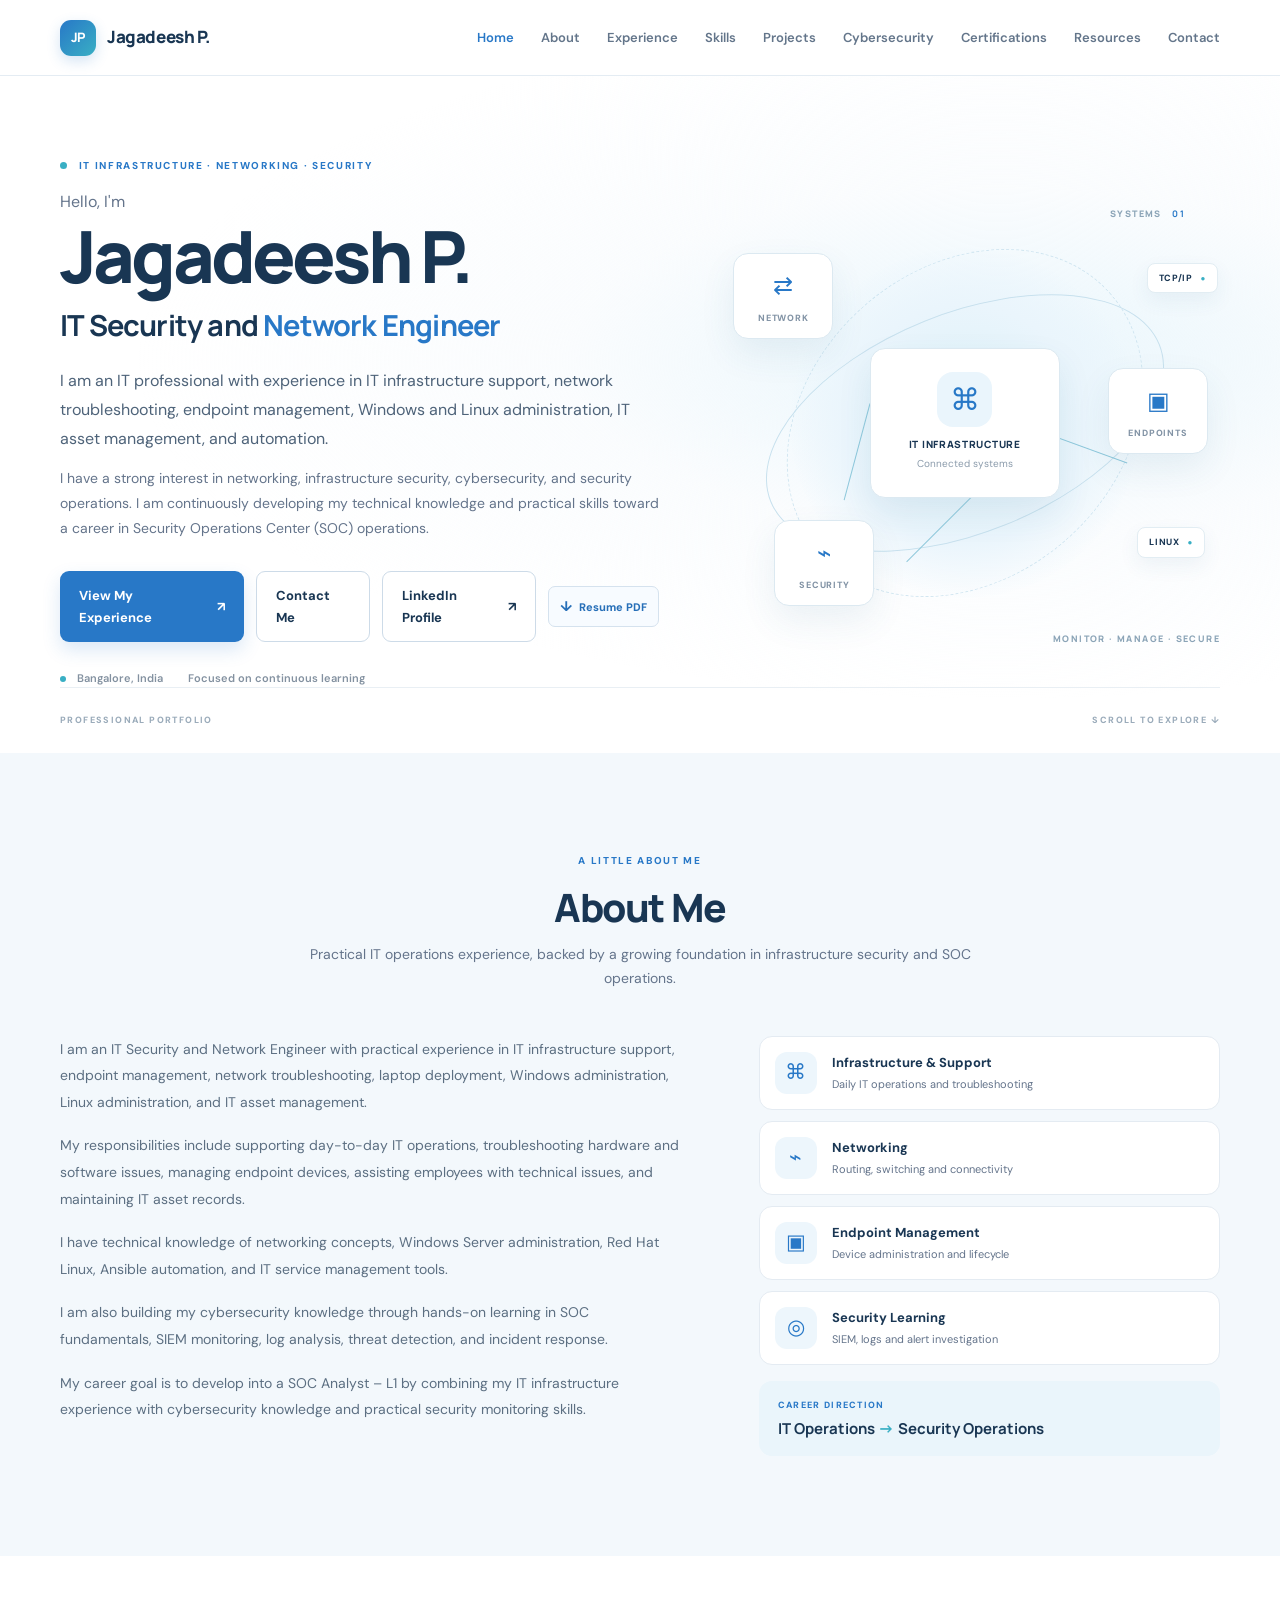
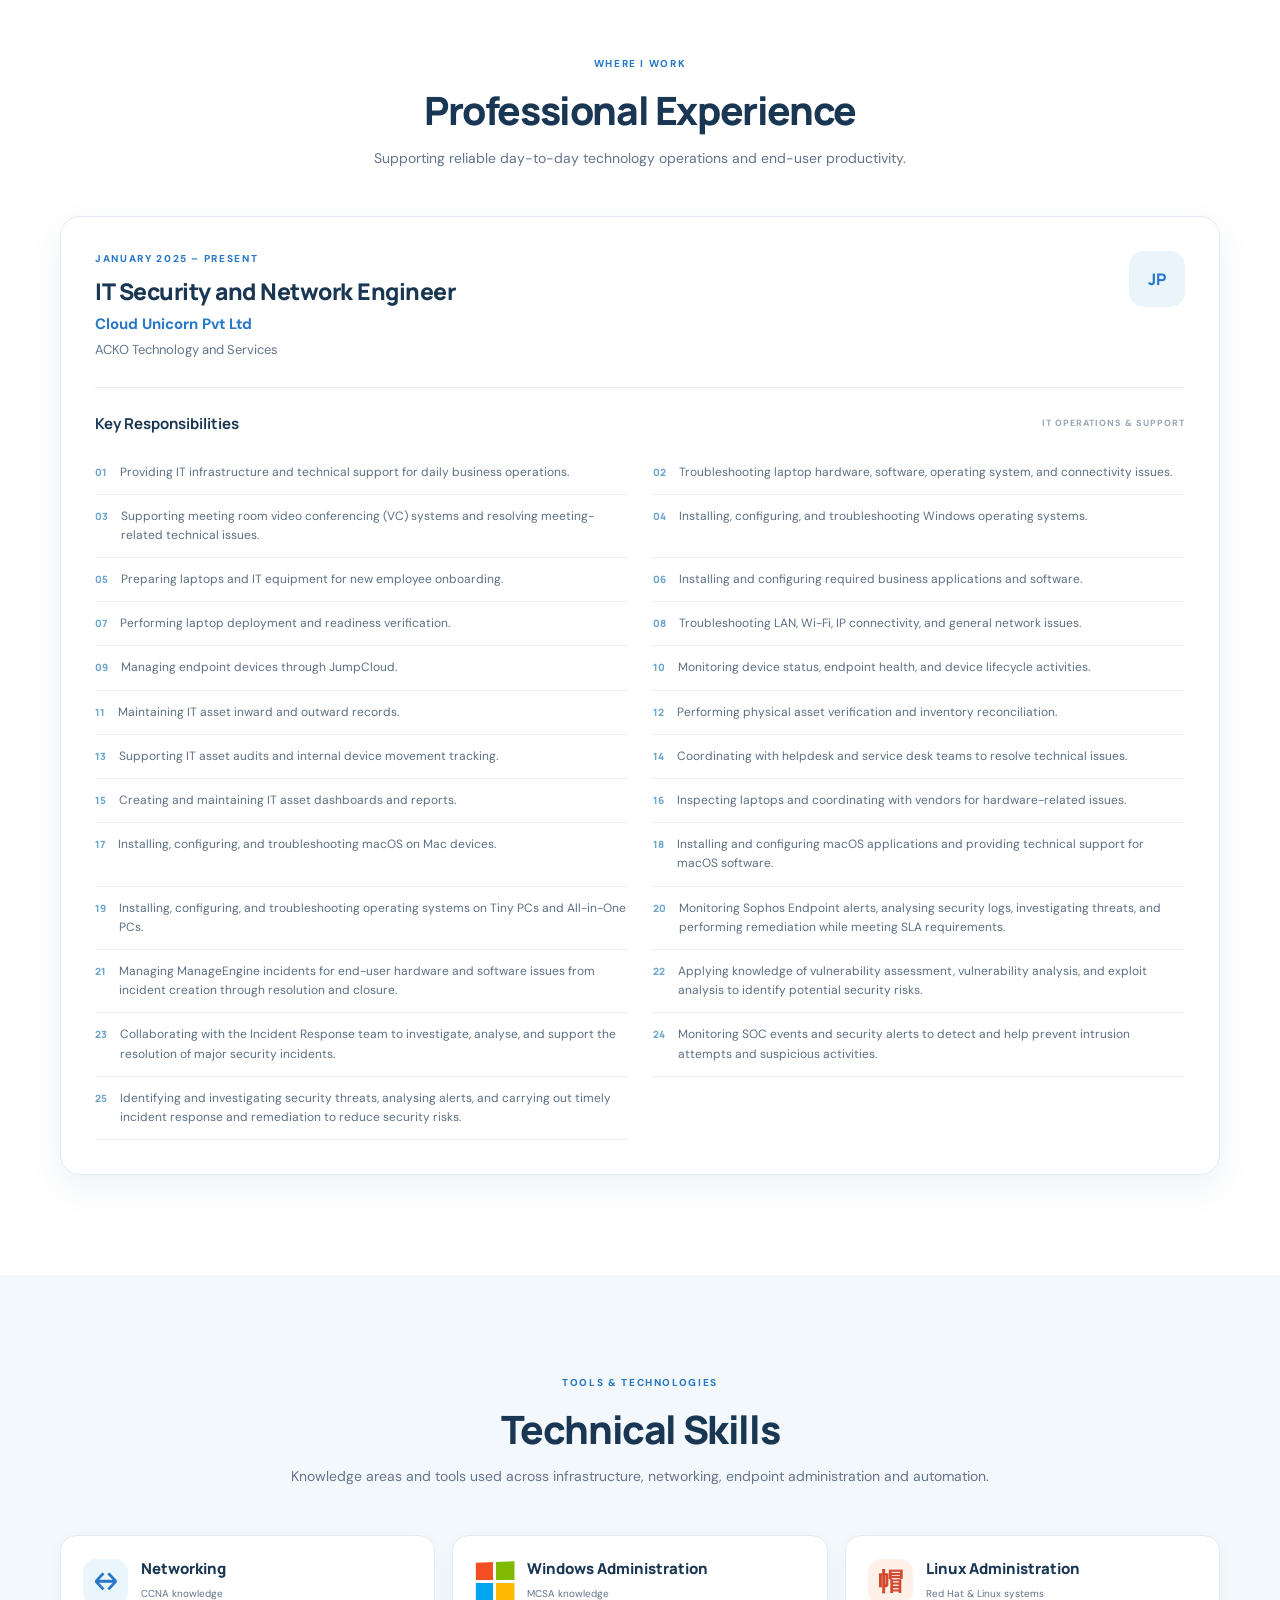
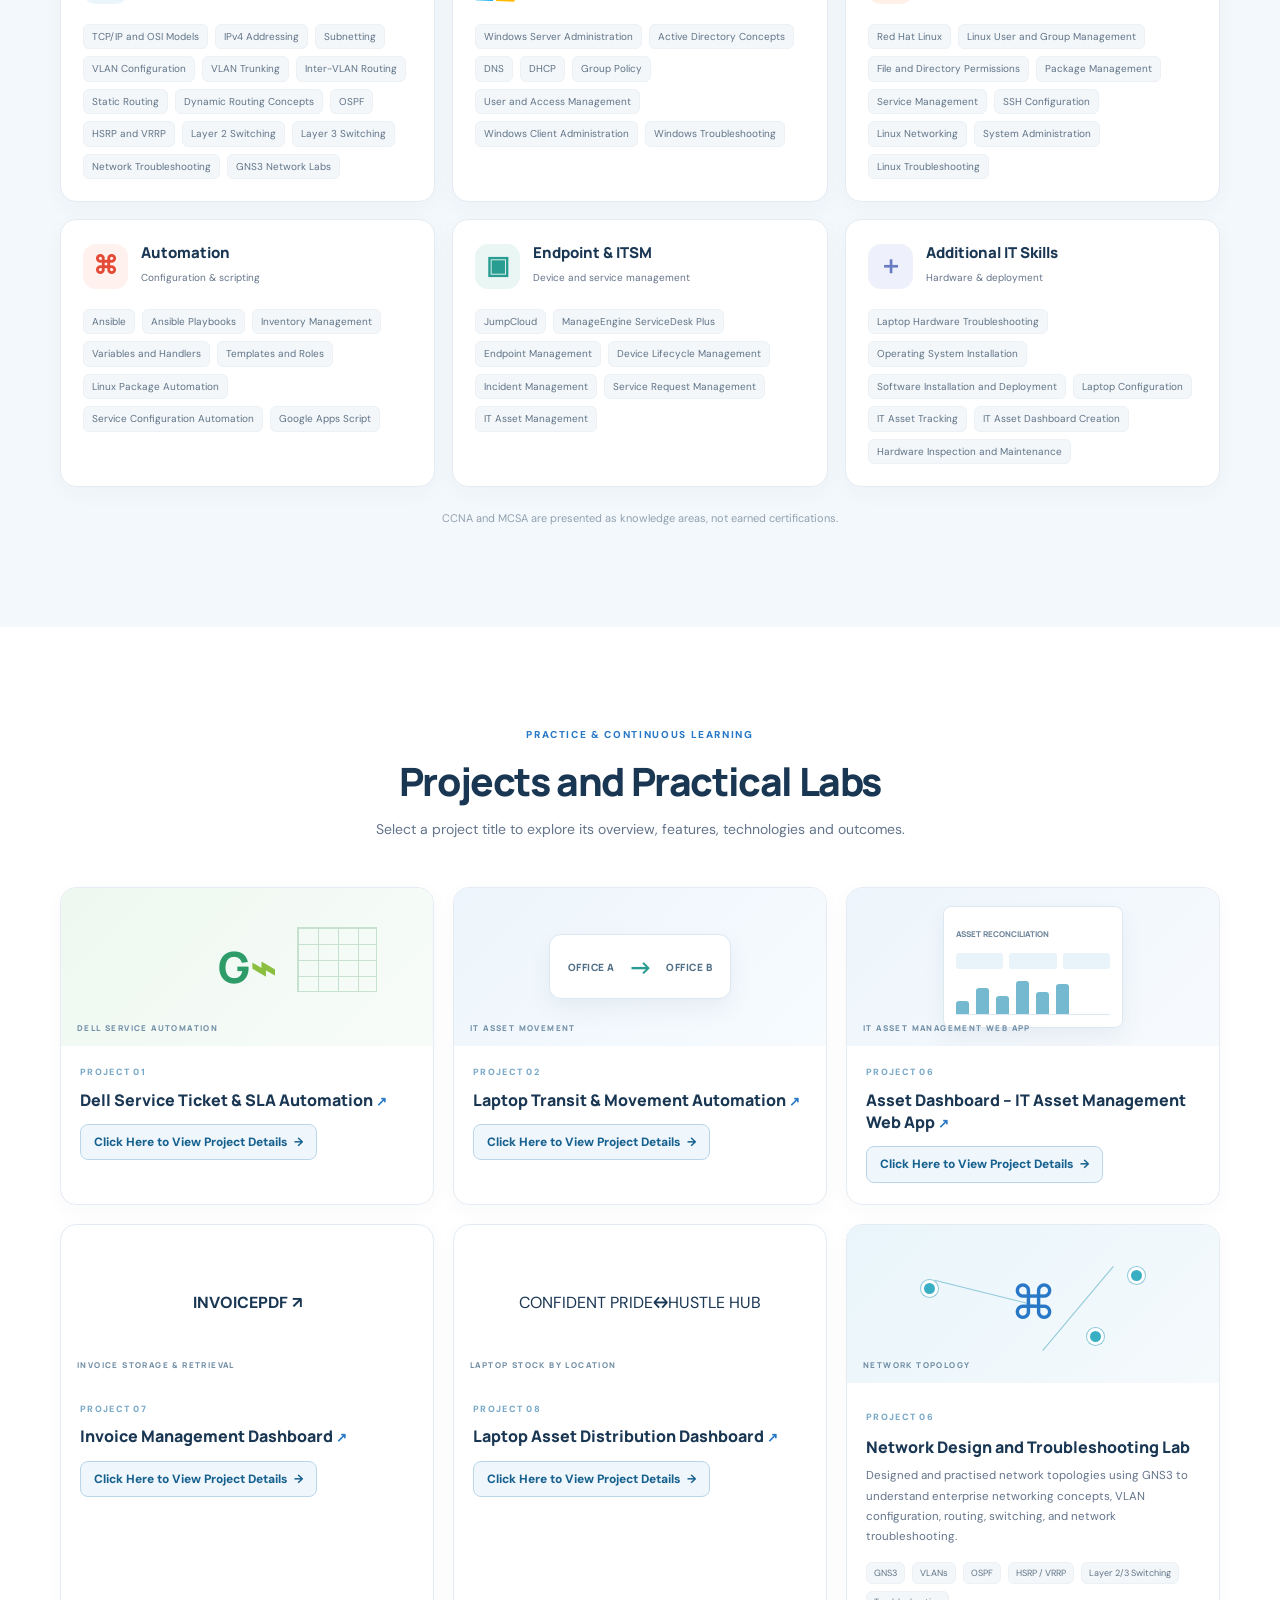
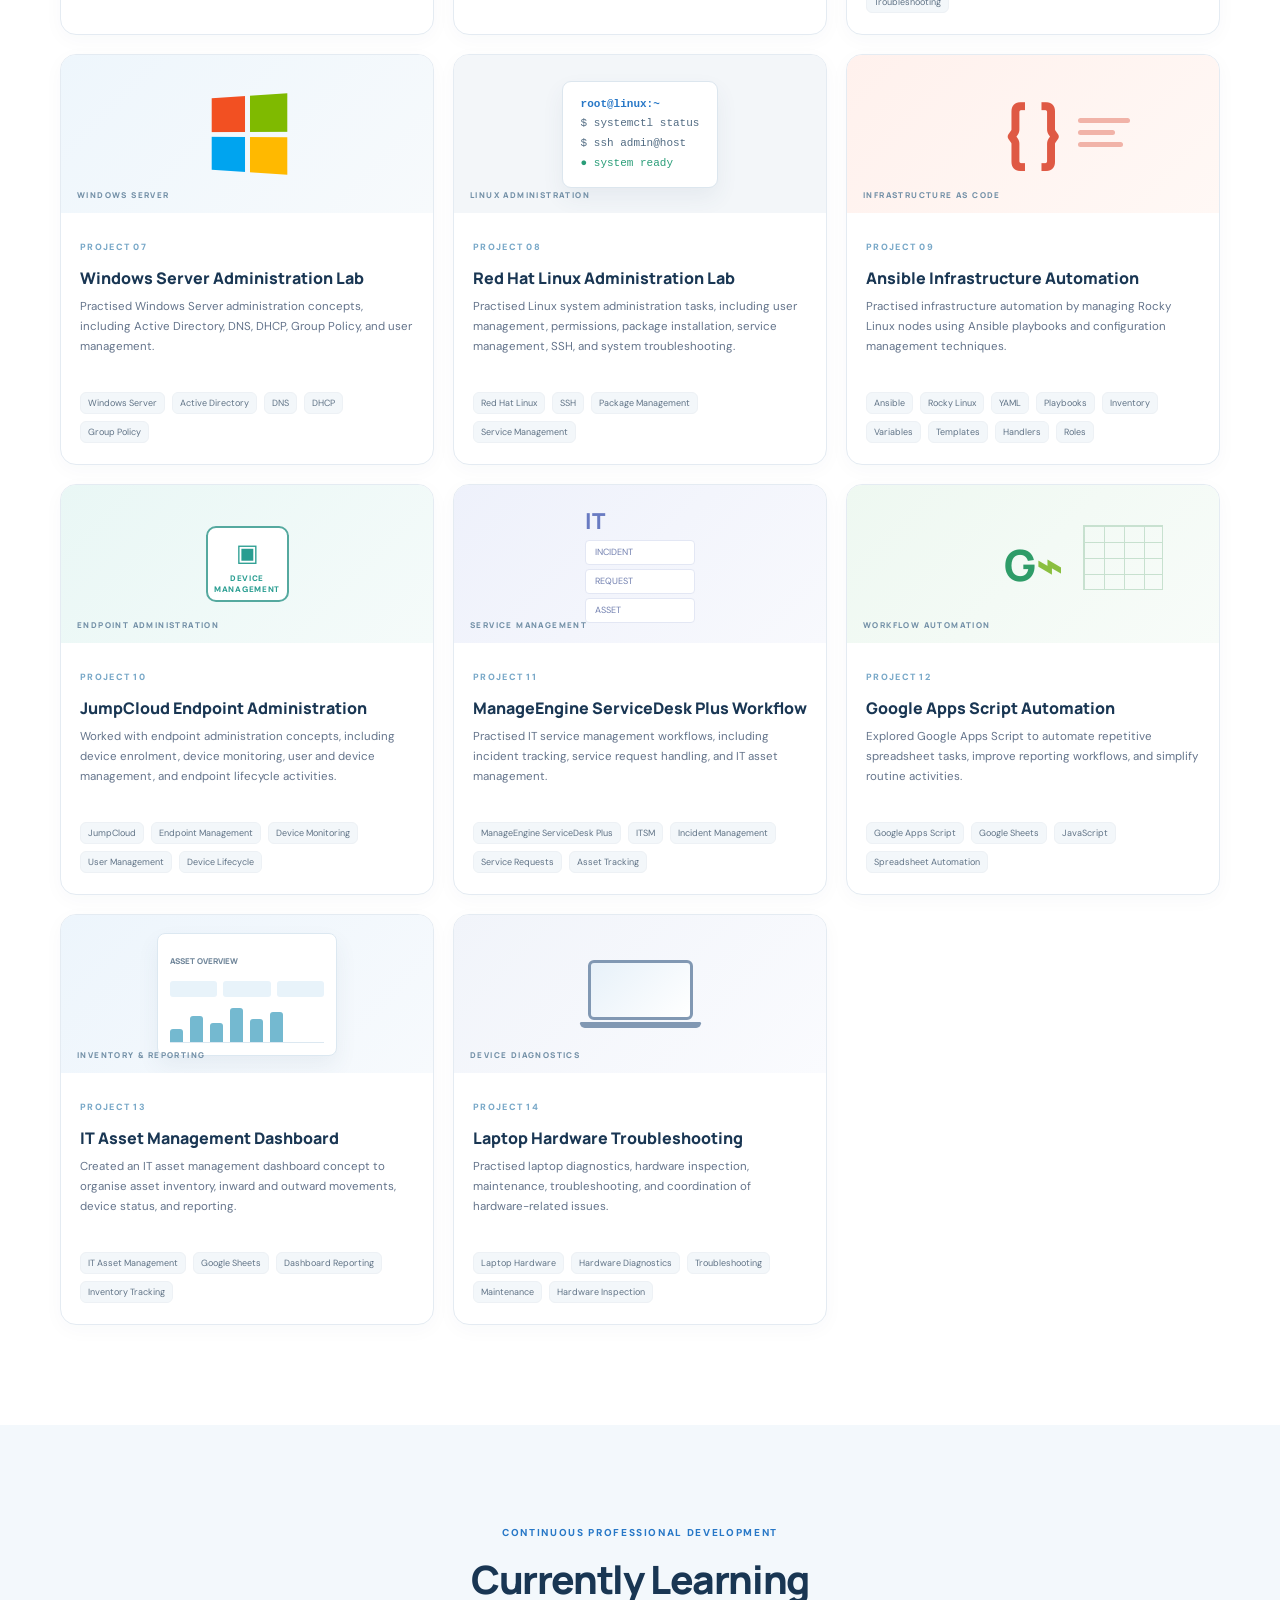
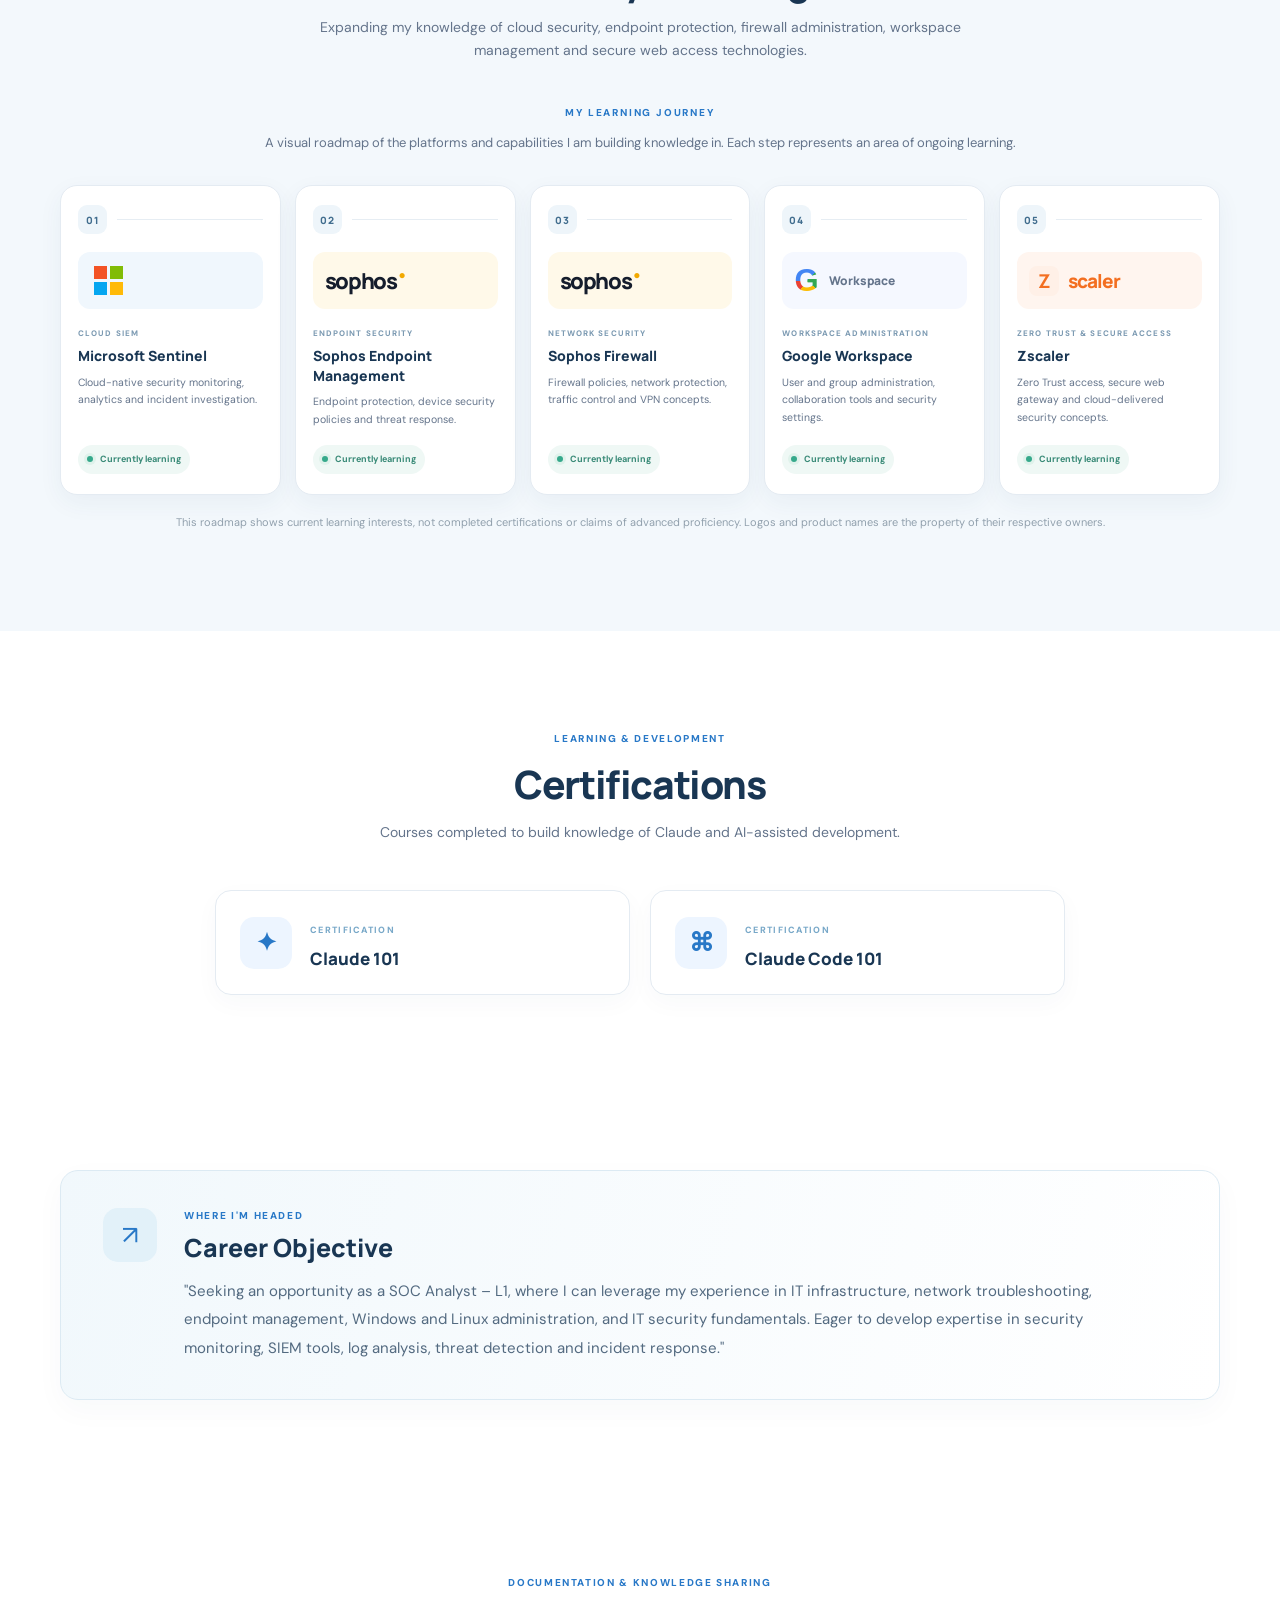
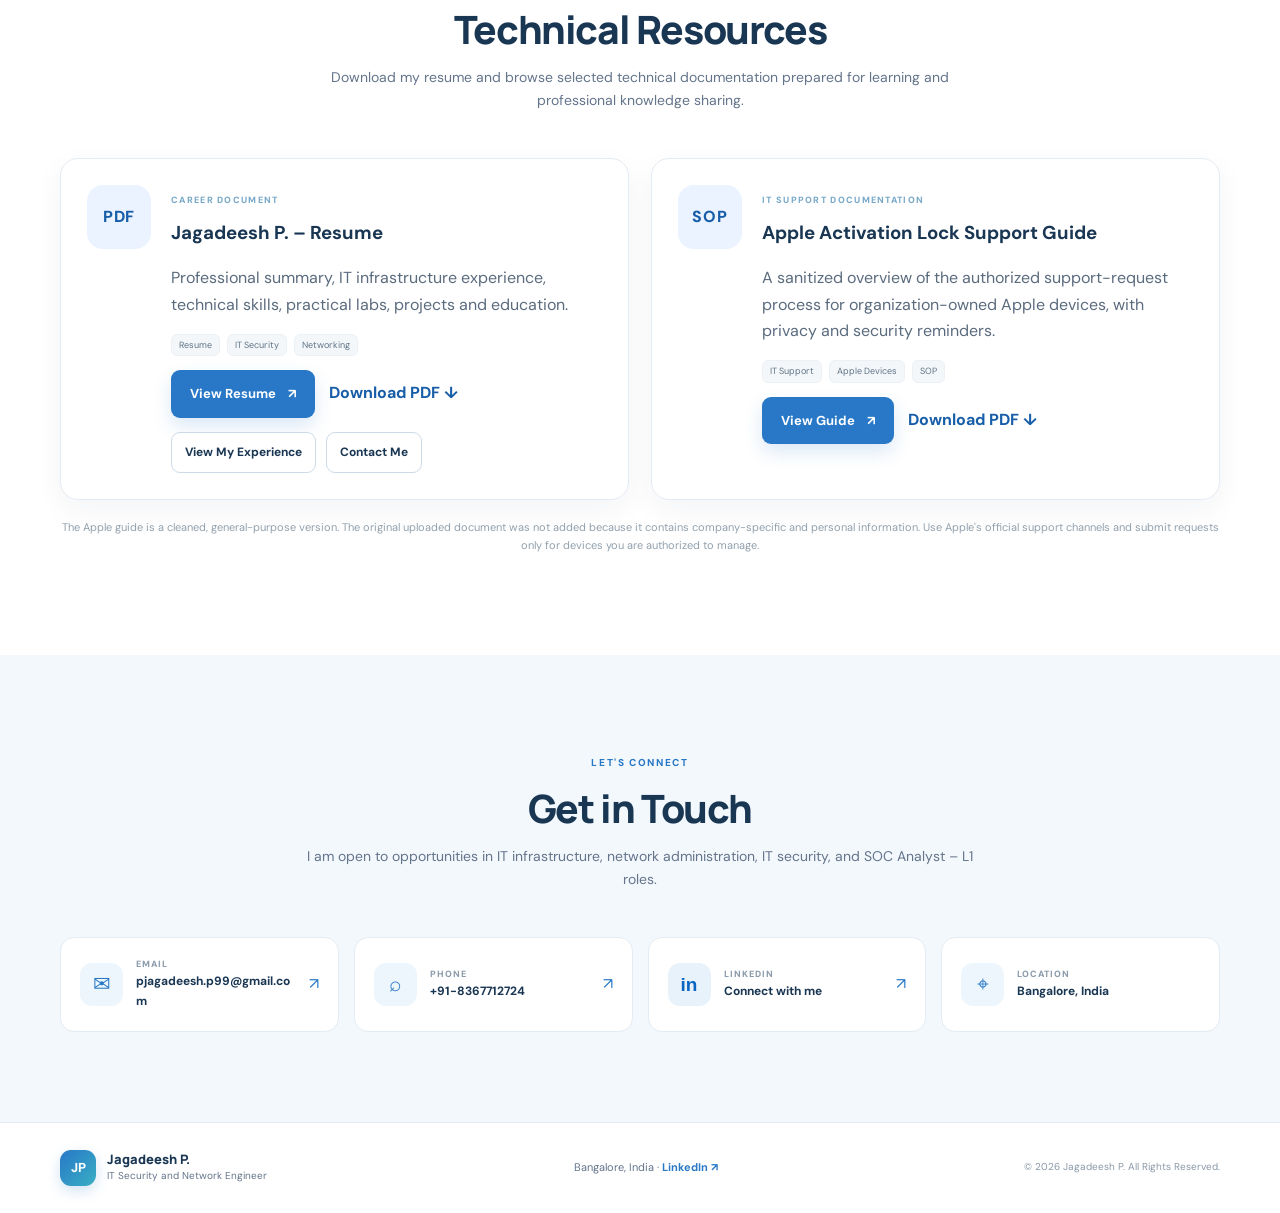
<file: index.html>
<!doctype html>
<html lang="en">
<head>
  <meta charset="utf-8">
  <meta name="viewport" content="width=device-width, initial-scale=1">
  <meta name="description" content="Portfolio of Jagadeesh P., IT Security and Network Engineer in Bangalore, India. Experience in IT infrastructure, networking, endpoint management, Linux administration and automation.">
  <meta name="theme-color" content="#ffffff">
  <meta property="og:title" content="Jagadeesh P. | IT Security and Network Engineer">
  <meta property="og:description" content="IT infrastructure, networking, endpoint management, Linux administration and cybersecurity learning portfolio.">
  <title>Jagadeesh P. | IT Security and Network Engineer</title>
  <link rel="icon" type="image/svg+xml" href="assets/favicon.svg">
  <link rel="preconnect" href="https://fonts.googleapis.com">
  <link rel="preconnect" href="https://fonts.gstatic.com" crossorigin>
  <link href="https://fonts.googleapis.com/css2?family=DM+Sans:wght@400;500;600;700&family=Manrope:wght@400;500;600;700;800&display=swap" rel="stylesheet">
  <link rel="stylesheet" href="styles.css">
</head>
<body>
  <a class="skip-link" href="#main">Skip to content</a>
  <header class="site-header" id="top">
    <nav class="nav container" aria-label="Main navigation">
      <a class="brand" href="#home" aria-label="Jagadeesh P. home"><span class="monogram">JP</span><span>Jagadeesh P.</span></a>
      <button class="menu-toggle" aria-expanded="false" aria-controls="nav-links" aria-label="Open navigation"><span></span><span></span><span></span></button>
      <div class="nav-links" id="nav-links">
        <a href="#home" class="active">Home</a><a href="#about">About</a><a href="#experience">Experience</a><a href="#skills">Skills</a><a href="#projects">Projects</a><a href="#cybersecurity">Cybersecurity</a><a href="#certifications">Certifications</a><a href="#resources">Resources</a><a href="#contact">Contact</a>
      </div>
    </nav>
  </header>

  <main id="main">
    <section class="hero section" id="home">
      <div class="container hero-grid">
        <div class="hero-copy">
          <p class="eyebrow"><span class="eyebrow-dot"></span> IT INFRASTRUCTURE · NETWORKING · SECURITY</p>
          <p class="hello">Hello, I'm</p>
          <h1>Jagadeesh P.</h1>
          <h2>IT Security and <span>Network Engineer</span></h2>
          <p class="hero-lead">I am an IT professional with experience in IT infrastructure support, network troubleshooting, endpoint management, Windows and Linux administration, IT asset management, and automation.</p>
          <p class="hero-sub">I have a strong interest in networking, infrastructure security, cybersecurity, and security operations. I am continuously developing my technical knowledge and practical skills toward a career in Security Operations Center (SOC) operations.</p>
          <div class="hero-actions"><a class="btn btn-primary" href="#experience">View My Experience <span aria-hidden="true">↗</span></a><a class="btn btn-secondary" href="#contact">Contact Me</a><a class="btn btn-secondary" href="https://www.linkedin.com/in/jagadeesh-p-7a0257312/" target="_blank" rel="noopener noreferrer">LinkedIn Profile <span aria-hidden="true">↗</span></a><a class="resume-quick-tab" href="documents/Jagadeesh-P-Resume.pdf" download aria-label="Download resume PDF"><span aria-hidden="true">↓</span> Resume PDF</a></div>
          <div class="hero-meta"><span><i class="status-dot"></i> Bangalore, India</span><span>Focused on continuous learning</span></div>
        </div>
        <div class="hero-art" aria-label="Illustration of connected network infrastructure" role="img">
          <div class="art-glow"></div><div class="orbit orbit-one"></div><div class="orbit orbit-two"></div>
          <div class="network-lines"><i></i><i></i><i></i><i></i><i></i></div>
          <div class="node node-main"><span class="node-icon">⌘</span><b>IT INFRASTRUCTURE</b><small>Connected systems</small></div>
          <div class="node node-a"><span>⇄</span><small>NETWORK</small></div><div class="node node-b"><span>▣</span><small>ENDPOINTS</small></div><div class="node node-c"><span>⌁</span><small>SECURITY</small></div>
          <div class="art-label label-top">SYSTEMS <b>01</b></div><div class="art-label label-bottom">MONITOR · MANAGE · SECURE</div>
          <div class="floating-chip chip-one">TCP/IP <span>●</span></div><div class="floating-chip chip-two">LINUX <span>●</span></div>
        </div>
      </div>
      <div class="hero-bottom container"><span>PROFESSIONAL PORTFOLIO</span><span>SCROLL TO EXPLORE ↓</span></div>
    </section>

    <section class="section section-soft" id="about">
      <div class="container">
        <div class="section-heading"><p class="eyebrow">A LITTLE ABOUT ME</p><h2>About Me</h2><p>Practical IT operations experience, backed by a growing foundation in infrastructure security and SOC operations.</p></div>
        <div class="about-grid">
          <div class="about-copy">
            <p>I am an IT Security and Network Engineer with practical experience in IT infrastructure support, endpoint management, network troubleshooting, laptop deployment, Windows administration, Linux administration, and IT asset management.</p>
            <p>My responsibilities include supporting day-to-day IT operations, troubleshooting hardware and software issues, managing endpoint devices, assisting employees with technical issues, and maintaining IT asset records.</p>
            <p>I have technical knowledge of networking concepts, Windows Server administration, Red Hat Linux, Ansible automation, and IT service management tools.</p>
            <p>I am also building my cybersecurity knowledge through hands-on learning in SOC fundamentals, SIEM monitoring, log analysis, threat detection, and incident response.</p>
            <p>My career goal is to develop into a SOC Analyst – L1 by combining my IT infrastructure experience with cybersecurity knowledge and practical security monitoring skills.</p>
          </div>
          <div class="about-aside">
            <div class="info-tile"><span class="tile-icon">⌘</span><div><b>Infrastructure & Support</b><small>Daily IT operations and troubleshooting</small></div></div>
            <div class="info-tile"><span class="tile-icon">⌁</span><div><b>Networking</b><small>Routing, switching and connectivity</small></div></div>
            <div class="info-tile"><span class="tile-icon">▣</span><div><b>Endpoint Management</b><small>Device administration and lifecycle</small></div></div>
            <div class="info-tile"><span class="tile-icon">◎</span><div><b>Security Learning</b><small>SIEM, logs and alert investigation</small></div></div>
            <div class="about-note"><span>CAREER DIRECTION</span><strong>IT Operations <span>→</span> Security Operations</strong></div>
          </div>
        </div>
      </div>
    </section>

    <section class="section" id="experience">
      <div class="container">
        <div class="section-heading"><p class="eyebrow">WHERE I WORK</p><h2>Professional Experience</h2><p>Supporting reliable day-to-day technology operations and end-user productivity.</p></div>
        <article class="experience-card">
          <div class="experience-top"><div><p class="eyebrow">JANUARY 2025 – PRESENT</p><h3>IT Security and Network Engineer</h3><p class="company">Cloud Unicorn Pvt Ltd</p><p class="client">ACKO Technology and Services</p></div><div class="experience-mark">JP</div></div>
          <div class="responsibility-heading"><h4>Key Responsibilities</h4><span>IT OPERATIONS & SUPPORT</span></div>
          <div class="responsibility-grid">
            <div class="responsibility"><b>01</b><span>Providing IT infrastructure and technical support for daily business operations.</span></div>
            <div class="responsibility"><b>02</b><span>Troubleshooting laptop hardware, software, operating system, and connectivity issues.</span></div>
            <div class="responsibility"><b>03</b><span>Supporting meeting room video conferencing (VC) systems and resolving meeting-related technical issues.</span></div>
            <div class="responsibility"><b>04</b><span>Installing, configuring, and troubleshooting Windows operating systems.</span></div>
            <div class="responsibility"><b>05</b><span>Preparing laptops and IT equipment for new employee onboarding.</span></div>
            <div class="responsibility"><b>06</b><span>Installing and configuring required business applications and software.</span></div>
            <div class="responsibility"><b>07</b><span>Performing laptop deployment and readiness verification.</span></div>
            <div class="responsibility"><b>08</b><span>Troubleshooting LAN, Wi-Fi, IP connectivity, and general network issues.</span></div>
            <div class="responsibility"><b>09</b><span>Managing endpoint devices through JumpCloud.</span></div>
            <div class="responsibility"><b>10</b><span>Monitoring device status, endpoint health, and device lifecycle activities.</span></div>
            <div class="responsibility"><b>11</b><span>Maintaining IT asset inward and outward records.</span></div>
            <div class="responsibility"><b>12</b><span>Performing physical asset verification and inventory reconciliation.</span></div>
            <div class="responsibility"><b>13</b><span>Supporting IT asset audits and internal device movement tracking.</span></div>
            <div class="responsibility"><b>14</b><span>Coordinating with helpdesk and service desk teams to resolve technical issues.</span></div>
            <div class="responsibility"><b>15</b><span>Creating and maintaining IT asset dashboards and reports.</span></div>
            <div class="responsibility"><b>16</b><span>Inspecting laptops and coordinating with vendors for hardware-related issues.</span></div>
            <div class="responsibility"><b>17</b><span>Installing, configuring, and troubleshooting macOS on Mac devices.</span></div>
            <div class="responsibility"><b>18</b><span>Installing and configuring macOS applications and providing technical support for macOS software.</span></div>
            <div class="responsibility"><b>19</b><span>Installing, configuring, and troubleshooting operating systems on Tiny PCs and All-in-One PCs.</span></div>
            <div class="responsibility"><b>20</b><span>Monitoring Sophos Endpoint alerts, analysing security logs, investigating threats, and performing remediation while meeting SLA requirements.</span></div>
            <div class="responsibility"><b>21</b><span>Managing ManageEngine incidents for end-user hardware and software issues from incident creation through resolution and closure.</span></div>
            <div class="responsibility"><b>22</b><span>Applying knowledge of vulnerability assessment, vulnerability analysis, and exploit analysis to identify potential security risks.</span></div>
            <div class="responsibility"><b>23</b><span>Collaborating with the Incident Response team to investigate, analyse, and support the resolution of major security incidents.</span></div>
            <div class="responsibility"><b>24</b><span>Monitoring SOC events and security alerts to detect and help prevent intrusion attempts and suspicious activities.</span></div>
            <div class="responsibility"><b>25</b><span>Identifying and investigating security threats, analysing alerts, and carrying out timely incident response and remediation to reduce security risks.</span></div>
          </div>
        </article>
      </div>
    </section>

    <section class="section section-soft" id="skills">
      <div class="container">
        <div class="section-heading"><p class="eyebrow">TOOLS & TECHNOLOGIES</p><h2>Technical Skills</h2><p>Knowledge areas and tools used across infrastructure, networking, endpoint administration and automation.</p></div>
        <div class="skills-grid">
          <article class="skill-card"><div class="skill-head"><span class="logo-mark logo-network">↔</span><div><h3>Networking</h3><small>CCNA knowledge</small></div></div><div class="skill-tags"><span>TCP/IP and OSI Models</span><span>IPv4 Addressing</span><span>Subnetting</span><span>VLAN Configuration</span><span>VLAN Trunking</span><span>Inter-VLAN Routing</span><span>Static Routing</span><span>Dynamic Routing Concepts</span><span>OSPF</span><span>HSRP and VRRP</span><span>Layer 2 Switching</span><span>Layer 3 Switching</span><span>Network Troubleshooting</span><span>GNS3 Network Labs</span></div></article>
          <article class="skill-card"><div class="skill-head"><span class="windows-logo" aria-label="Microsoft Windows logo"><i></i><i></i><i></i><i></i></span><div><h3>Windows Administration</h3><small>MCSA knowledge</small></div></div><div class="skill-tags"><span>Windows Server Administration</span><span>Active Directory Concepts</span><span>DNS</span><span>DHCP</span><span>Group Policy</span><span>User and Access Management</span><span>Windows Client Administration</span><span>Windows Troubleshooting</span></div></article>
          <article class="skill-card"><div class="skill-head"><span class="logo-mark logo-linux">帽</span><div><h3>Linux Administration</h3><small>Red Hat & Linux systems</small></div></div><div class="skill-tags"><span>Red Hat Linux</span><span>Linux User and Group Management</span><span>File and Directory Permissions</span><span>Package Management</span><span>Service Management</span><span>SSH Configuration</span><span>Linux Networking</span><span>System Administration</span><span>Linux Troubleshooting</span></div></article>
          <article class="skill-card"><div class="skill-head"><span class="logo-mark logo-automation">⌘</span><div><h3>Automation</h3><small>Configuration & scripting</small></div></div><div class="skill-tags"><span>Ansible</span><span>Ansible Playbooks</span><span>Inventory Management</span><span>Variables and Handlers</span><span>Templates and Roles</span><span>Linux Package Automation</span><span>Service Configuration Automation</span><span>Google Apps Script</span></div></article>
          <article class="skill-card"><div class="skill-head"><span class="logo-mark logo-endpoint">▣</span><div><h3>Endpoint & ITSM</h3><small>Device and service management</small></div></div><div class="skill-tags"><span>JumpCloud</span><span>ManageEngine ServiceDesk Plus</span><span>Endpoint Management</span><span>Device Lifecycle Management</span><span>Incident Management</span><span>Service Request Management</span><span>IT Asset Management</span></div></article>
          <article class="skill-card"><div class="skill-head"><span class="logo-mark logo-additional">＋</span><div><h3>Additional IT Skills</h3><small>Hardware & deployment</small></div></div><div class="skill-tags"><span>Laptop Hardware Troubleshooting</span><span>Operating System Installation</span><span>Software Installation and Deployment</span><span>Laptop Configuration</span><span>IT Asset Tracking</span><span>IT Asset Dashboard Creation</span><span>Hardware Inspection and Maintenance</span></div></article>
        </div>
        <p class="skills-footnote">CCNA and MCSA are presented as knowledge areas, not earned certifications.</p>
      </div>
    </section>

    <section class="section" id="projects">
      <div class="container">
        <div class="section-heading"><p class="eyebrow">PRACTICE & CONTINUOUS LEARNING</p><h2>Projects and Practical Labs</h2><p>Select a project title to explore its overview, features, technologies and outcomes.</p></div>
        <div class="projects-grid">

          <article class="project-card project-link-card">
            <div class="project-visual visual-script">
              <span class="script-symbol">G<span>⌁</span></span>
              <span class="visual-caption">DELL SERVICE AUTOMATION</span>
              <div class="sheet-grid"></div>
            </div>
            <div class="project-content">
              <span class="project-number">PROJECT 01</span>
              <h3><a href="project-01.html">Dell Service Ticket &amp; SLA Automation <span aria-hidden="true">↗</span></a></h3>
              <a class="project-details-link" href="project-01.html">Click Here to View Project Details <span aria-hidden="true">→</span></a>
            </div>
          </article>
          <article class="project-card project-link-card">
            <div class="project-visual visual-transit">
              <div class="transit-visual"><span>OFFICE A</span><b>→</b><span>OFFICE B</span></div>
              <span class="visual-caption">IT ASSET MOVEMENT</span>
            </div>
            <div class="project-content">
              <span class="project-number">PROJECT 02</span>
              <h3><a href="project-02.html">Laptop Transit &amp; Movement Automation <span aria-hidden="true">↗</span></a></h3>
              <a class="project-details-link" href="project-02.html">Click Here to View Project Details <span aria-hidden="true">→</span></a>
            </div>
          </article>

          <article class="project-card project-link-card">
            <div class="project-visual visual-dashboard"><div class="mini-dashboard"><b>ASSET RECONCILIATION</b><div class="dash-stats"><i></i><i></i><i></i></div><div class="dash-chart"><span></span><span></span><span></span><span></span><span></span><span></span></div></div><span class="visual-caption">IT ASSET MANAGEMENT WEB APP</span></div>
            <div class="project-content"><span class="project-number">PROJECT 06</span><h3><a href="project-03.html">Asset Dashboard – IT Asset Management Web App <span aria-hidden="true">↗</span></a></h3>
              <a class="project-details-link" href="project-03.html">Click Here to View Project Details <span aria-hidden="true">→</span></a></div>
          </article>
          <article class="project-card project-link-card">
            <div class="project-visual visual-invoice"><div class="invoice-visual"><b>INVOICE</b><i></i><i></i><i></i><strong>PDF ↗</strong></div><span class="visual-caption">INVOICE STORAGE & RETRIEVAL</span></div>
            <div class="project-content"><span class="project-number">PROJECT 07</span><h3><a href="project-04.html">Invoice Management Dashboard <span aria-hidden="true">↗</span></a></h3>
              <a class="project-details-link" href="project-04.html">Click Here to View Project Details <span aria-hidden="true">→</span></a></div>
          </article>
          <article class="project-card project-link-card">
            <div class="project-visual visual-distribution"><div class="distribution-visual"><span>CONFIDENT PRIDE</span><b>↔</b><span>HUSTLE HUB</span></div><span class="visual-caption">LAPTOP STOCK BY LOCATION</span></div>
            <div class="project-content"><span class="project-number">PROJECT 08</span><h3><a href="project-05.html">Laptop Asset Distribution Dashboard <span aria-hidden="true">↗</span></a></h3>
              <a class="project-details-link" href="project-05.html">Click Here to View Project Details <span aria-hidden="true">→</span></a></div>
          </article>

          <article class="project-card"><div class="project-visual visual-network"><span class="visual-symbol">⌘</span><span class="visual-caption">NETWORK TOPOLOGY</span><i class="p-node p1"></i><i class="p-node p2"></i><i class="p-node p3"></i><i class="p-line l1"></i><i class="p-line l2"></i></div><div class="project-content"><span class="project-number">PROJECT 06</span><h3>Network Design and Troubleshooting Lab</h3><p>Designed and practised network topologies using GNS3 to understand enterprise networking concepts, VLAN configuration, routing, switching, and network troubleshooting.</p><div class="project-tags"><span>GNS3</span><span>VLANs</span><span>OSPF</span><span>HSRP / VRRP</span><span>Layer 2/3 Switching</span><span>Troubleshooting</span></div></div></article>
          <article class="project-card"><div class="project-visual visual-windows"><span class="windows-logo large"><i></i><i></i><i></i><i></i></span><span class="visual-caption">WINDOWS SERVER</span></div><div class="project-content"><span class="project-number">PROJECT 07</span><h3>Windows Server Administration Lab</h3><p>Practised Windows Server administration concepts, including Active Directory, DNS, DHCP, Group Policy, and user management.</p><div class="project-tags"><span>Windows Server</span><span>Active Directory</span><span>DNS</span><span>DHCP</span><span>Group Policy</span></div></div></article>
          <article class="project-card"><div class="project-visual visual-linux"><span class="terminal-window"><b>root@linux:~</b><br>$ systemctl status<br>$ ssh admin@host<br><em>● system ready</em></span><span class="visual-caption">LINUX ADMINISTRATION</span></div><div class="project-content"><span class="project-number">PROJECT 08</span><h3>Red Hat Linux Administration Lab</h3><p>Practised Linux system administration tasks, including user management, permissions, package installation, service management, SSH, and system troubleshooting.</p><div class="project-tags"><span>Red Hat Linux</span><span>SSH</span><span>Package Management</span><span>Service Management</span></div></div></article>
          <article class="project-card"><div class="project-visual visual-ansible"><span class="code-bracket">{ }</span><span class="visual-caption">INFRASTRUCTURE AS CODE</span><div class="code-lines"><i></i><i></i><i></i></div></div><div class="project-content"><span class="project-number">PROJECT 09</span><h3>Ansible Infrastructure Automation</h3><p>Practised infrastructure automation by managing Rocky Linux nodes using Ansible playbooks and configuration management techniques.</p><div class="project-tags"><span>Ansible</span><span>Rocky Linux</span><span>YAML</span><span>Playbooks</span><span>Inventory</span><span>Variables</span><span>Templates</span><span>Handlers</span><span>Roles</span></div></div></article>
          <article class="project-card"><div class="project-visual visual-endpoint"><span class="device-frame">▣<small>DEVICE<br>MANAGEMENT</small></span><span class="visual-caption">ENDPOINT ADMINISTRATION</span></div><div class="project-content"><span class="project-number">PROJECT 10</span><h3>JumpCloud Endpoint Administration</h3><p>Worked with endpoint administration concepts, including device enrolment, device monitoring, user and device management, and endpoint lifecycle activities.</p><div class="project-tags"><span>JumpCloud</span><span>Endpoint Management</span><span>Device Monitoring</span><span>User Management</span><span>Device Lifecycle</span></div></div></article>
          <article class="project-card"><div class="project-visual visual-itsm"><span class="ticket-stack"><b>IT</b><i>INCIDENT</i><i>REQUEST</i><i>ASSET</i></span><span class="visual-caption">SERVICE MANAGEMENT</span></div><div class="project-content"><span class="project-number">PROJECT 11</span><h3>ManageEngine ServiceDesk Plus Workflow</h3><p>Practised IT service management workflows, including incident tracking, service request handling, and IT asset management.</p><div class="project-tags"><span>ManageEngine ServiceDesk Plus</span><span>ITSM</span><span>Incident Management</span><span>Service Requests</span><span>Asset Tracking</span></div></div></article>
          <article class="project-card"><div class="project-visual visual-script"><span class="script-symbol">G<span>⌁</span></span><span class="visual-caption">WORKFLOW AUTOMATION</span><div class="sheet-grid"></div></div><div class="project-content"><span class="project-number">PROJECT 12</span><h3>Google Apps Script Automation</h3><p>Explored Google Apps Script to automate repetitive spreadsheet tasks, improve reporting workflows, and simplify routine activities.</p><div class="project-tags"><span>Google Apps Script</span><span>Google Sheets</span><span>JavaScript</span><span>Spreadsheet Automation</span></div></div></article>
          <article class="project-card"><div class="project-visual visual-dashboard"><div class="mini-dashboard"><b>ASSET OVERVIEW</b><div class="dash-stats"><i></i><i></i><i></i></div><div class="dash-chart"><span></span><span></span><span></span><span></span><span></span><span></span></div></div><span class="visual-caption">INVENTORY & REPORTING</span></div><div class="project-content"><span class="project-number">PROJECT 13</span><h3>IT Asset Management Dashboard</h3><p>Created an IT asset management dashboard concept to organise asset inventory, inward and outward movements, device status, and reporting.</p><div class="project-tags"><span>IT Asset Management</span><span>Google Sheets</span><span>Dashboard Reporting</span><span>Inventory Tracking</span></div></div></article>
          <article class="project-card"><div class="project-visual visual-hardware"><div class="laptop-illustration"><div></div><span></span></div><span class="visual-caption">DEVICE DIAGNOSTICS</span></div><div class="project-content"><span class="project-number">PROJECT 14</span><h3>Laptop Hardware Troubleshooting</h3><p>Practised laptop diagnostics, hardware inspection, maintenance, troubleshooting, and coordination of hardware-related issues.</p><div class="project-tags"><span>Laptop Hardware</span><span>Hardware Diagnostics</span><span>Troubleshooting</span><span>Maintenance</span><span>Hardware Inspection</span></div></div></article>
        </div>
      </div>
    </section>

    <section class="section section-soft" id="cybersecurity">
      <div class="container">
        <div class="section-heading"><p class="eyebrow">CONTINUOUS PROFESSIONAL DEVELOPMENT</p><h2>Currently Learning</h2><p>Expanding my knowledge of cloud security, endpoint protection, firewall administration, workspace management and secure web access technologies.</p></div>
        <div class="roadmap-intro"><span class="roadmap-kicker">MY LEARNING JOURNEY</span><p>A visual roadmap of the platforms and capabilities I am building knowledge in. Each step represents an area of ongoing learning.</p></div>
        <div class="learning-roadmap">
          <article class="roadmap-card roadmap-microsoft"><div class="roadmap-step"><span>01</span><i></i></div><div class="roadmap-logo microsoft-logo" aria-label="Microsoft logo"><i></i><i></i><i></i><i></i></div><div class="roadmap-content"><span class="roadmap-category">CLOUD SIEM</span><h3>Microsoft Sentinel</h3><p>Cloud-native security monitoring, analytics and incident investigation.</p><span class="roadmap-status"><i></i> Currently learning</span></div></article>
          <article class="roadmap-card roadmap-sophos"><div class="roadmap-step"><span>02</span><i></i></div><div class="roadmap-logo sophos-logo" aria-label="Sophos logo">sophos<span>●</span></div><div class="roadmap-content"><span class="roadmap-category">ENDPOINT SECURITY</span><h3>Sophos Endpoint Management</h3><p>Endpoint protection, device security policies and threat response.</p><span class="roadmap-status"><i></i> Currently learning</span></div></article>
          <article class="roadmap-card roadmap-sophos"><div class="roadmap-step"><span>03</span><i></i></div><div class="roadmap-logo sophos-logo" aria-label="Sophos logo">sophos<span>●</span></div><div class="roadmap-content"><span class="roadmap-category">NETWORK SECURITY</span><h3>Sophos Firewall</h3><p>Firewall policies, network protection, traffic control and VPN concepts.</p><span class="roadmap-status"><i></i> Currently learning</span></div></article>
          <article class="roadmap-card roadmap-google"><div class="roadmap-step"><span>04</span><i></i></div><div class="roadmap-logo google-logo" aria-label="Google Workspace logo"><b>G</b><span>Workspace</span></div><div class="roadmap-content"><span class="roadmap-category">WORKSPACE ADMINISTRATION</span><h3>Google Workspace</h3><p>User and group administration, collaboration tools and security settings.</p><span class="roadmap-status"><i></i> Currently learning</span></div></article>
          <article class="roadmap-card roadmap-zscaler"><div class="roadmap-step"><span>05</span><i></i></div><div class="roadmap-logo zscaler-logo" aria-label="Zscaler logo"><b>Z</b><span>scaler</span></div><div class="roadmap-content"><span class="roadmap-category">ZERO TRUST & SECURE ACCESS</span><h3>Zscaler</h3><p>Zero Trust access, secure web gateway and cloud-delivered security concepts.</p><span class="roadmap-status"><i></i> Currently learning</span></div></article>
        </div>
        <p class="learning-disclaimer">This roadmap shows current learning interests, not completed certifications or claims of advanced proficiency. Logos and product names are the property of their respective owners.</p>
      </div>
    </section>

    <section class="section" id="certifications">
      <div class="container">
        <div class="section-heading"><p class="eyebrow">LEARNING & DEVELOPMENT</p><h2>Certifications</h2><p>Courses completed to build knowledge of Claude and AI-assisted development.</p></div>
        <div class="certifications-grid">
          <article class="certification-card"><span class="certification-mark" aria-hidden="true">✦</span><div><span class="certification-label">CERTIFICATION</span><h3>Claude 101</h3></div></article>
          <article class="certification-card"><span class="certification-mark" aria-hidden="true">⌘</span><div><span class="certification-label">CERTIFICATION</span><h3>Claude Code 101</h3></div></article>
        </div>
      </div>
    </section>

    <section class="section objective-section">
      <div class="container"><div class="objective-card"><div class="objective-icon">↗</div><div><p class="eyebrow">WHERE I'M HEADED</p><h2>Career Objective</h2><blockquote>"Seeking an opportunity as a SOC Analyst – L1, where I can leverage my experience in IT infrastructure, network troubleshooting, endpoint management, Windows and Linux administration, and IT security fundamentals. Eager to develop expertise in security monitoring, SIEM tools, log analysis, threat detection and incident response."</blockquote></div></div></div>
    </section>


    <section class="section" id="resources">
      <div class="container">
        <div class="section-heading"><p class="eyebrow">DOCUMENTATION & KNOWLEDGE SHARING</p><h2>Technical Resources</h2><p>Download my resume and browse selected technical documentation prepared for learning and professional knowledge sharing.</p></div>
        <div class="resource-grid">
          <article class="resource-card"><div class="resource-icon">PDF</div><div class="resource-body"><span class="project-number">CAREER DOCUMENT</span><h3>Jagadeesh P. – Resume</h3><p>Professional summary, IT infrastructure experience, technical skills, practical labs, projects and education.</p><div class="project-tags"><span>Resume</span><span>IT Security</span><span>Networking</span></div><a class="btn btn-primary resource-link" href="documents/Jagadeesh-P-Resume.pdf" target="_blank" rel="noopener noreferrer">View Resume <span aria-hidden="true">↗</span></a><a class="resource-download" href="documents/Jagadeesh-P-Resume.pdf" download>Download PDF ↓</a><div class="resume-quick-links"><a class="btn btn-secondary" href="#experience">View My Experience</a><a class="btn btn-secondary" href="#contact">Contact Me</a></div></div></article>
          <article class="resource-card"><div class="resource-icon">SOP</div><div class="resource-body"><span class="project-number">IT SUPPORT DOCUMENTATION</span><h3>Apple Activation Lock Support Guide</h3><p>A sanitized overview of the authorized support-request process for organization-owned Apple devices, with privacy and security reminders.</p><div class="project-tags"><span>IT Support</span><span>Apple Devices</span><span>SOP</span></div><a class="btn btn-primary resource-link" href="documents/Apple-Activation-Lock-Organization-Device-Guide.pdf" target="_blank" rel="noopener noreferrer">View Guide <span aria-hidden="true">↗</span></a><a class="resource-download" href="documents/Apple-Activation-Lock-Organization-Device-Guide.pdf" download>Download PDF ↓</a></div></article>
        </div>
        <p class="learning-disclaimer">The Apple guide is a cleaned, general-purpose version. The original uploaded document was not added because it contains company-specific and personal information. Use Apple's official support channels and submit requests only for devices you are authorized to manage.</p>
      </div>
    </section>

    <section class="section section-soft contact-section" id="contact">
      <div class="container">
        <div class="section-heading"><p class="eyebrow">LET'S CONNECT</p><h2>Get in Touch</h2><p>I am open to opportunities in IT infrastructure, network administration, IT security, and SOC Analyst – L1 roles.</p></div>
        <div class="contact-grid">
          <a class="contact-card" href="mailto:pjagadeesh.p99@gmail.com"><span class="contact-icon">✉</span><span><small>EMAIL</small><b>pjagadeesh.p99@gmail.com</b></span><span class="contact-arrow">↗</span></a>
          <a class="contact-card" href="tel:+918367712724"><span class="contact-icon">⌕</span><span><small>PHONE</small><b>+91-8367712724</b></span><span class="contact-arrow">↗</span></a>
          <a class="contact-card" href="https://www.linkedin.com/in/jagadeesh-p-7a0257312/" target="_blank" rel="noopener noreferrer"><span class="contact-icon linkedin-icon">in</span><span><small>LINKEDIN</small><b>Connect with me</b></span><span class="contact-arrow">↗</span></a>
          <div class="contact-card"><span class="contact-icon">⌖</span><span><small>LOCATION</small><b>Bangalore, India</b></span></div>
        </div>
      </div>
    </section>
  </main>

  <footer class="site-footer"><div class="container footer-inner"><div class="footer-brand"><span class="monogram">JP</span><div><b>Jagadeesh P.</b><span>IT Security and Network Engineer</span></div></div><p>Bangalore, India · <a href="https://www.linkedin.com/in/jagadeesh-p-7a0257312/" target="_blank" rel="noopener noreferrer">LinkedIn ↗</a></p><p class="copyright">© 2026 Jagadeesh P. All Rights Reserved.</p></div></footer>
  <script src="script.js"></script>
</body>
</html>
</file>
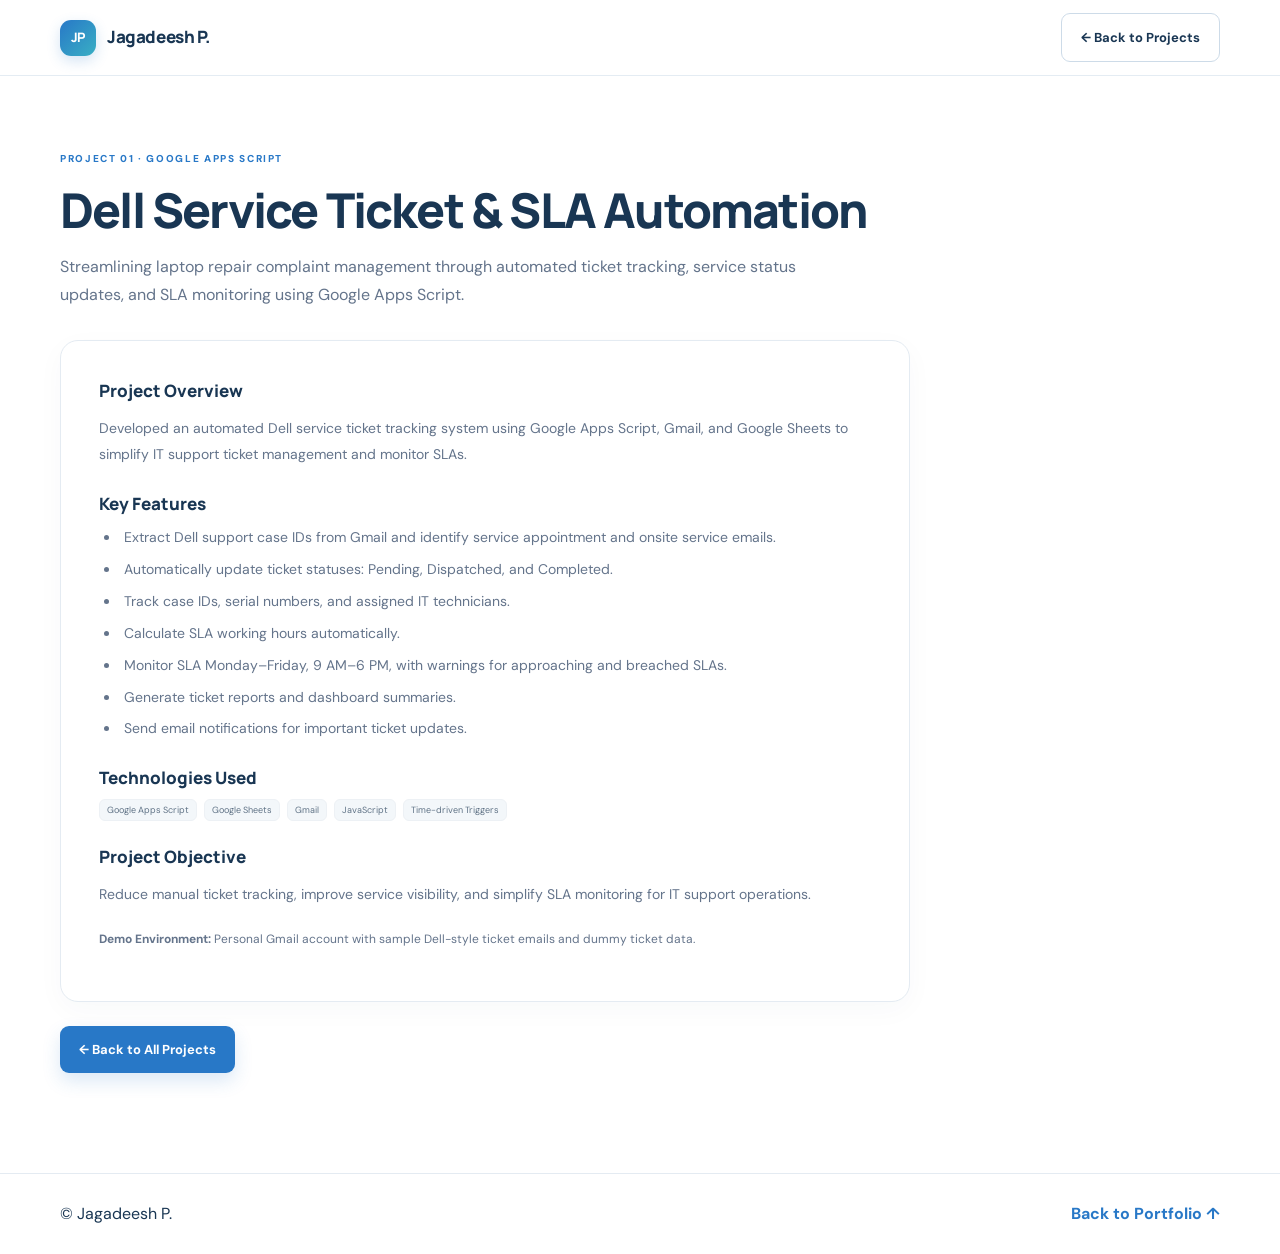
<file: project-01.html>
<!doctype html>
<html lang="en"><head><meta charset="utf-8"><meta name="viewport" content="width=device-width, initial-scale=1"><meta name="description" content="Dell Service Ticket and SLA Automation project by Jagadeesh P."><title>Dell Service Ticket &amp; SLA Automation | Jagadeesh P.</title><link rel="icon" type="image/svg+xml" href="assets/favicon.svg"><link rel="preconnect" href="https://fonts.googleapis.com"><link rel="preconnect" href="https://fonts.gstatic.com" crossorigin><link href="https://fonts.googleapis.com/css2?family=DM+Sans:wght@400;500;600;700&family=Manrope:wght@400;500;600;700;800&display=swap" rel="stylesheet"><link rel="stylesheet" href="styles.css"></head>
<body><header class="site-header"><nav class="nav container" aria-label="Main navigation"><a class="brand" href="index.html#home"><span class="monogram">JP</span><span>Jagadeesh P.</span></a><a class="btn btn-secondary" href="index.html#projects">← Back to Projects</a></nav></header>
<main id="main"><section class="section project-detail-page"><div class="container"><p class="eyebrow">PROJECT 01 · GOOGLE APPS SCRIPT</p><h1>Dell Service Ticket &amp; SLA Automation</h1><p class="project-detail-lead">Streamlining laptop repair complaint management through automated ticket tracking, service status updates, and SLA monitoring using Google Apps Script.</p><div class="project-detail-panel"><h2>Project Overview</h2><p>Developed an automated Dell service ticket tracking system using Google Apps Script, Gmail, and Google Sheets to simplify IT support ticket management and monitor SLAs.</p><h2>Key Features</h2><ul><li>Extract Dell support case IDs from Gmail and identify service appointment and onsite service emails.</li><li>Automatically update ticket statuses: Pending, Dispatched, and Completed.</li><li>Track case IDs, serial numbers, and assigned IT technicians.</li><li>Calculate SLA working hours automatically.</li><li>Monitor SLA Monday–Friday, 9 AM–6 PM, with warnings for approaching and breached SLAs.</li><li>Generate ticket reports and dashboard summaries.</li><li>Send email notifications for important ticket updates.</li></ul><h2>Technologies Used</h2><div class="project-tags"><span>Google Apps Script</span><span>Google Sheets</span><span>Gmail</span><span>JavaScript</span><span>Time-driven Triggers</span></div><h2>Project Objective</h2><p>Reduce manual ticket tracking, improve service visibility, and simplify SLA monitoring for IT support operations.</p><p class="project-demo-note"><strong>Demo Environment:</strong> Personal Gmail account with sample Dell-style ticket emails and dummy ticket data.</p></div><a class="btn btn-primary project-back-link" href="index.html#projects">← Back to All Projects</a></div></section></main><footer class="site-footer"><div class="container footer-inner"><span>© Jagadeesh P.</span><a href="index.html#home">Back to Portfolio ↑</a></div></footer></body></html>
</file>
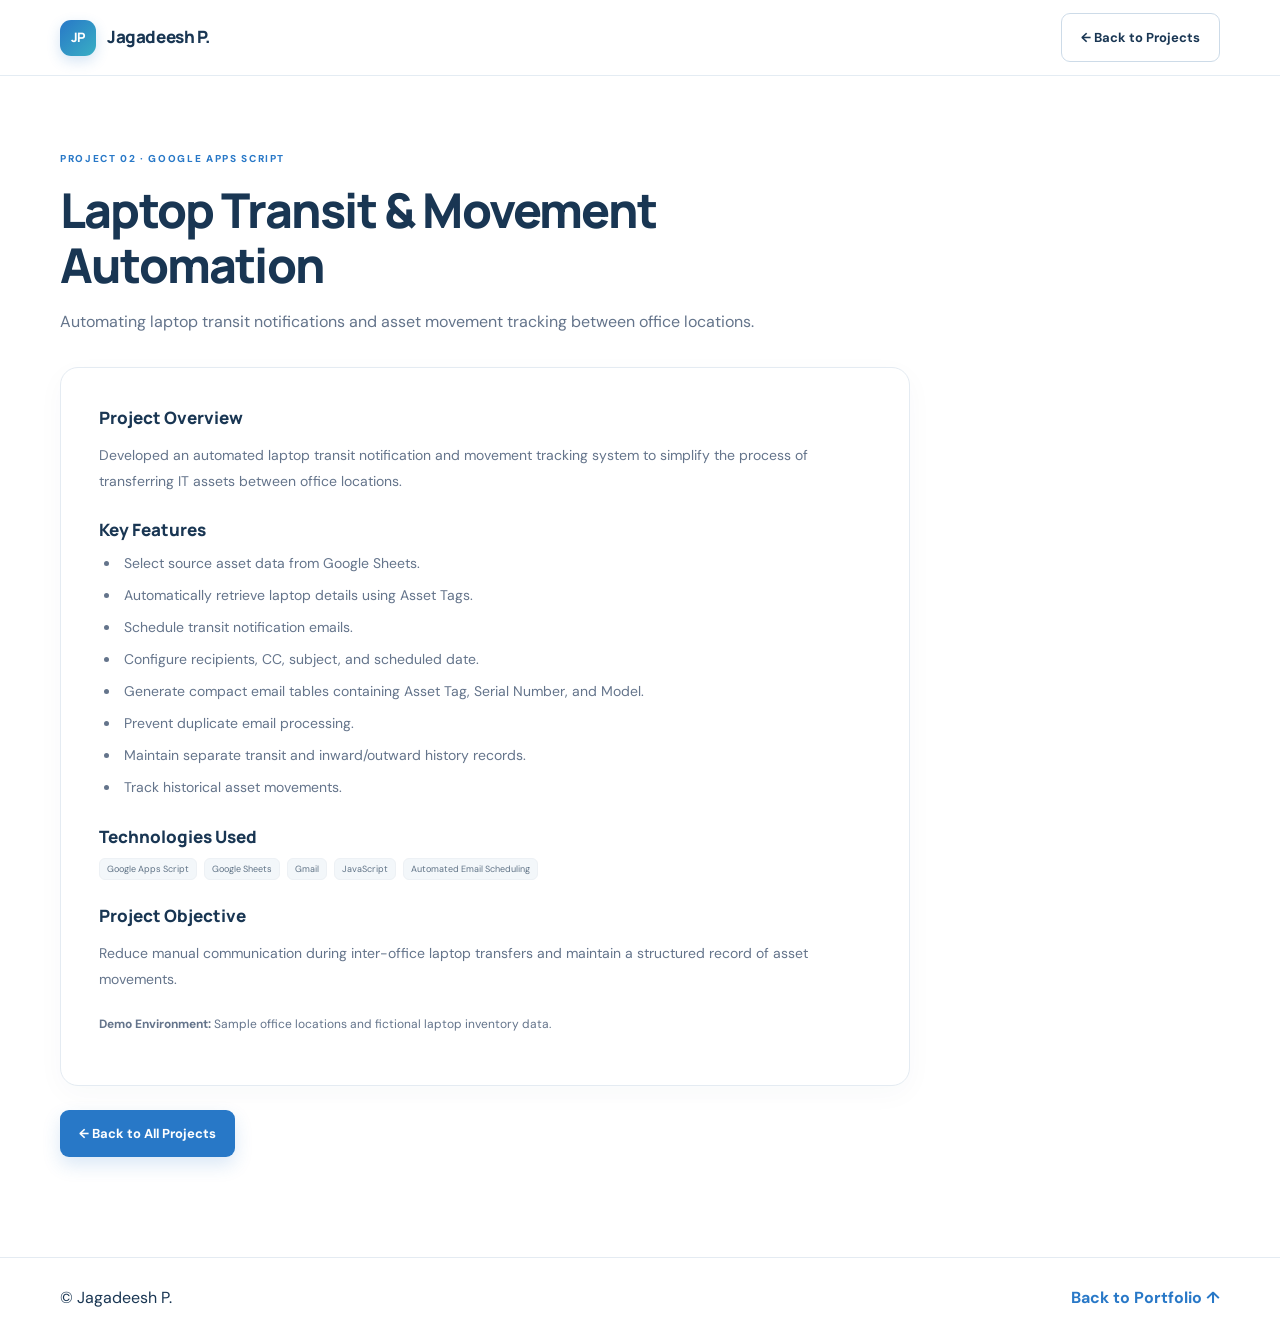
<file: project-02.html>
<!doctype html>
<html lang="en"><head><meta charset="utf-8"><meta name="viewport" content="width=device-width, initial-scale=1"><meta name="description" content="Laptop Transit and Movement Automation project by Jagadeesh P."><title>Laptop Transit &amp; Movement Automation | Jagadeesh P.</title><link rel="icon" type="image/svg+xml" href="assets/favicon.svg"><link rel="preconnect" href="https://fonts.googleapis.com"><link rel="preconnect" href="https://fonts.gstatic.com" crossorigin><link href="https://fonts.googleapis.com/css2?family=DM+Sans:wght@400;500;600;700&family=Manrope:wght@400;500;600;700;800&display=swap" rel="stylesheet"><link rel="stylesheet" href="styles.css"></head>
<body><header class="site-header"><nav class="nav container" aria-label="Main navigation"><a class="brand" href="index.html#home"><span class="monogram">JP</span><span>Jagadeesh P.</span></a><a class="btn btn-secondary" href="index.html#projects">← Back to Projects</a></nav></header>
<main id="main"><section class="section project-detail-page"><div class="container"><p class="eyebrow">PROJECT 02 · GOOGLE APPS SCRIPT</p><h1>Laptop Transit &amp; Movement Automation</h1><p class="project-detail-lead">Automating laptop transit notifications and asset movement tracking between office locations.</p><div class="project-detail-panel"><h2>Project Overview</h2><p>Developed an automated laptop transit notification and movement tracking system to simplify the process of transferring IT assets between office locations.</p><h2>Key Features</h2><ul><li>Select source asset data from Google Sheets.</li><li>Automatically retrieve laptop details using Asset Tags.</li><li>Schedule transit notification emails.</li><li>Configure recipients, CC, subject, and scheduled date.</li><li>Generate compact email tables containing Asset Tag, Serial Number, and Model.</li><li>Prevent duplicate email processing.</li><li>Maintain separate transit and inward/outward history records.</li><li>Track historical asset movements.</li></ul><h2>Technologies Used</h2><div class="project-tags"><span>Google Apps Script</span><span>Google Sheets</span><span>Gmail</span><span>JavaScript</span><span>Automated Email Scheduling</span></div><h2>Project Objective</h2><p>Reduce manual communication during inter-office laptop transfers and maintain a structured record of asset movements.</p><p class="project-demo-note"><strong>Demo Environment:</strong> Sample office locations and fictional laptop inventory data.</p></div><a class="btn btn-primary project-back-link" href="index.html#projects">← Back to All Projects</a></div></section></main><footer class="site-footer"><div class="container footer-inner"><span>© Jagadeesh P.</span><a href="index.html#home">Back to Portfolio ↑</a></div></footer></body></html>
</file>
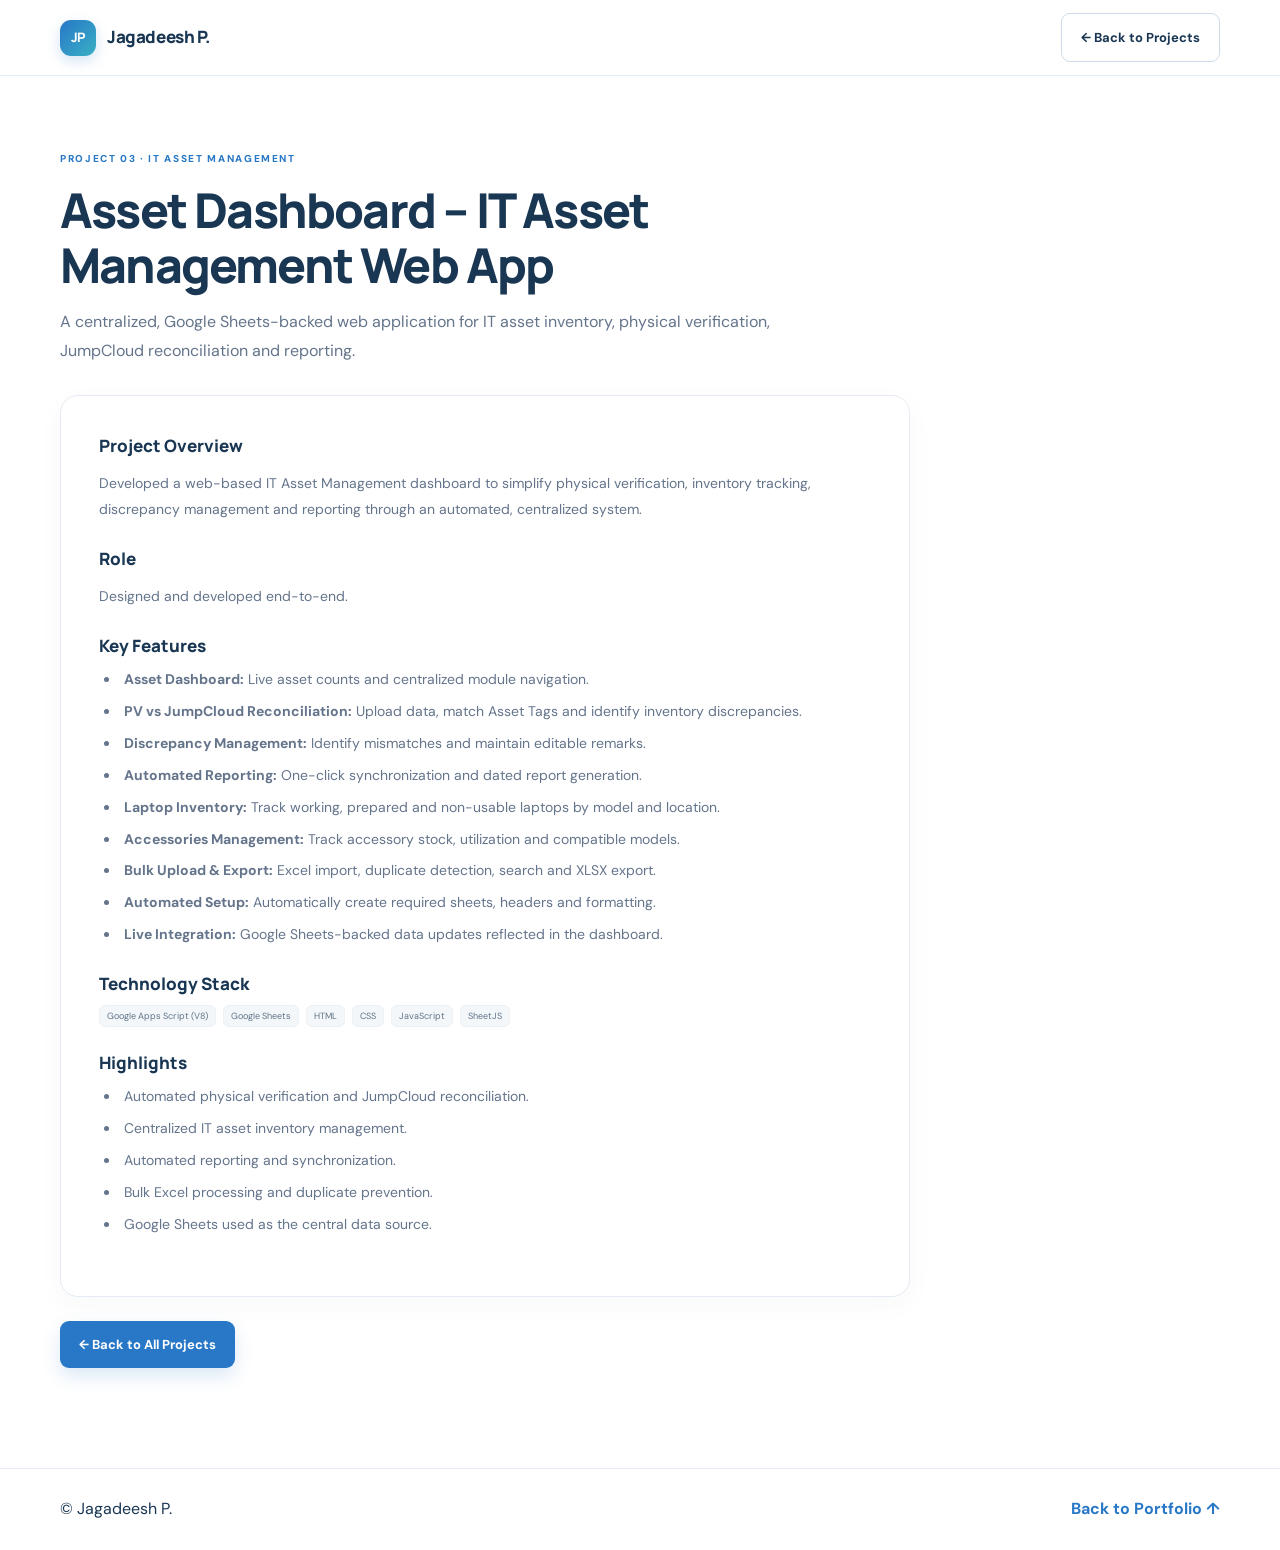
<file: project-03.html>
<!doctype html>
<html lang="en"><head><meta charset="utf-8"><meta name="viewport" content="width=device-width, initial-scale=1"><meta name="description" content="IT Asset Management web application for inventory, physical verification, JumpCloud reconciliation and reporting."><title>Asset Dashboard – IT Asset Management Web App | Jagadeesh P.</title><link rel="icon" type="image/svg+xml" href="assets/favicon.svg"><link rel="preconnect" href="https://fonts.googleapis.com"><link rel="preconnect" href="https://fonts.gstatic.com" crossorigin><link href="https://fonts.googleapis.com/css2?family=DM+Sans:wght@400;500;600;700&family=Manrope:wght@400;500;600;700;800&display=swap" rel="stylesheet"><link rel="stylesheet" href="styles.css"></head>
<body><header class="site-header"><nav class="nav container" aria-label="Main navigation"><a class="brand" href="index.html#home"><span class="monogram">JP</span><span>Jagadeesh P.</span></a><a class="btn btn-secondary" href="index.html#projects">← Back to Projects</a></nav></header>
<main id="main"><section class="section project-detail-page"><div class="container"><p class="eyebrow">PROJECT 03 · IT ASSET MANAGEMENT</p><h1>Asset Dashboard – IT Asset Management Web App</h1><p class="project-detail-lead">A centralized, Google Sheets-backed web application for IT asset inventory, physical verification, JumpCloud reconciliation and reporting.</p><div class="project-detail-panel"><h2>Project Overview</h2><p>Developed a web-based IT Asset Management dashboard to simplify physical verification, inventory tracking, discrepancy management and reporting through an automated, centralized system.</p><h2>Role</h2><p>Designed and developed end-to-end.</p><h2>Key Features</h2><ul><li><strong>Asset Dashboard:</strong> Live asset counts and centralized module navigation.</li><li><strong>PV vs JumpCloud Reconciliation:</strong> Upload data, match Asset Tags and identify inventory discrepancies.</li><li><strong>Discrepancy Management:</strong> Identify mismatches and maintain editable remarks.</li><li><strong>Automated Reporting:</strong> One-click synchronization and dated report generation.</li><li><strong>Laptop Inventory:</strong> Track working, prepared and non-usable laptops by model and location.</li><li><strong>Accessories Management:</strong> Track accessory stock, utilization and compatible models.</li><li><strong>Bulk Upload &amp; Export:</strong> Excel import, duplicate detection, search and XLSX export.</li><li><strong>Automated Setup:</strong> Automatically create required sheets, headers and formatting.</li><li><strong>Live Integration:</strong> Google Sheets-backed data updates reflected in the dashboard.</li></ul><h2>Technology Stack</h2><div class="project-tags"><span>Google Apps Script (V8)</span><span>Google Sheets</span><span>HTML</span><span>CSS</span><span>JavaScript</span><span>SheetJS</span></div><h2>Highlights</h2><ul><li>Automated physical verification and JumpCloud reconciliation.</li><li>Centralized IT asset inventory management.</li><li>Automated reporting and synchronization.</li><li>Bulk Excel processing and duplicate prevention.</li><li>Google Sheets used as the central data source.</li></ul></div><a class="btn btn-primary project-back-link" href="index.html#projects">← Back to All Projects</a></div></section></main><footer class="site-footer"><div class="container footer-inner"><span>© Jagadeesh P.</span><a href="index.html#home">Back to Portfolio ↑</a></div></footer></body></html>
</file>
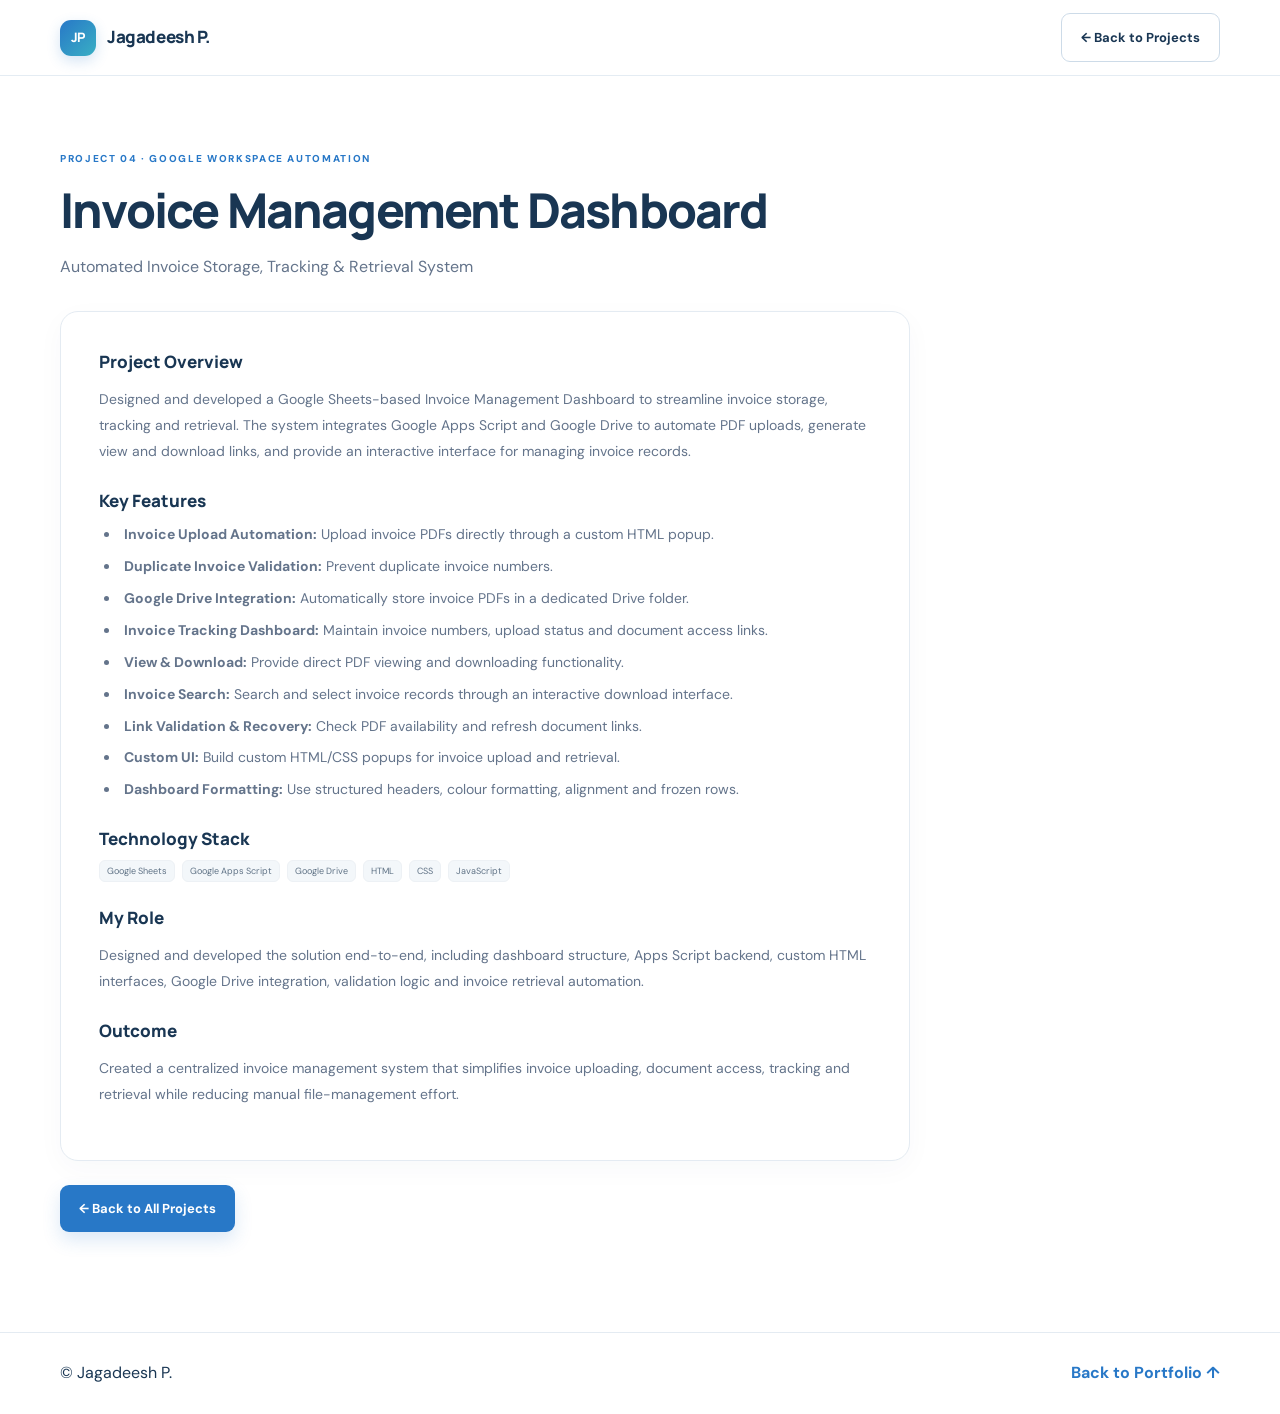
<file: project-04.html>
<!doctype html>
<html lang="en"><head><meta charset="utf-8"><meta name="viewport" content="width=device-width, initial-scale=1"><meta name="description" content="Automated invoice storage, tracking and retrieval system built with Google Sheets, Apps Script and Google Drive."><title>Invoice Management Dashboard | Jagadeesh P.</title><link rel="icon" type="image/svg+xml" href="assets/favicon.svg"><link rel="preconnect" href="https://fonts.googleapis.com"><link rel="preconnect" href="https://fonts.gstatic.com" crossorigin><link href="https://fonts.googleapis.com/css2?family=DM+Sans:wght@400;500;600;700&family=Manrope:wght@400;500;600;700;800&display=swap" rel="stylesheet"><link rel="stylesheet" href="styles.css"></head>
<body><header class="site-header"><nav class="nav container" aria-label="Main navigation"><a class="brand" href="index.html#home"><span class="monogram">JP</span><span>Jagadeesh P.</span></a><a class="btn btn-secondary" href="index.html#projects">← Back to Projects</a></nav></header>
<main id="main"><section class="section project-detail-page"><div class="container"><p class="eyebrow">PROJECT 04 · GOOGLE WORKSPACE AUTOMATION</p><h1>Invoice Management Dashboard</h1><p class="project-detail-lead">Automated Invoice Storage, Tracking &amp; Retrieval System</p><div class="project-detail-panel"><h2>Project Overview</h2><p>Designed and developed a Google Sheets-based Invoice Management Dashboard to streamline invoice storage, tracking and retrieval. The system integrates Google Apps Script and Google Drive to automate PDF uploads, generate view and download links, and provide an interactive interface for managing invoice records.</p><h2>Key Features</h2><ul><li><strong>Invoice Upload Automation:</strong> Upload invoice PDFs directly through a custom HTML popup.</li><li><strong>Duplicate Invoice Validation:</strong> Prevent duplicate invoice numbers.</li><li><strong>Google Drive Integration:</strong> Automatically store invoice PDFs in a dedicated Drive folder.</li><li><strong>Invoice Tracking Dashboard:</strong> Maintain invoice numbers, upload status and document access links.</li><li><strong>View &amp; Download:</strong> Provide direct PDF viewing and downloading functionality.</li><li><strong>Invoice Search:</strong> Search and select invoice records through an interactive download interface.</li><li><strong>Link Validation &amp; Recovery:</strong> Check PDF availability and refresh document links.</li><li><strong>Custom UI:</strong> Build custom HTML/CSS popups for invoice upload and retrieval.</li><li><strong>Dashboard Formatting:</strong> Use structured headers, colour formatting, alignment and frozen rows.</li></ul><h2>Technology Stack</h2><div class="project-tags"><span>Google Sheets</span><span>Google Apps Script</span><span>Google Drive</span><span>HTML</span><span>CSS</span><span>JavaScript</span></div><h2>My Role</h2><p>Designed and developed the solution end-to-end, including dashboard structure, Apps Script backend, custom HTML interfaces, Google Drive integration, validation logic and invoice retrieval automation.</p><h2>Outcome</h2><p>Created a centralized invoice management system that simplifies invoice uploading, document access, tracking and retrieval while reducing manual file-management effort.</p></div><a class="btn btn-primary project-back-link" href="index.html#projects">← Back to All Projects</a></div></section></main><footer class="site-footer"><div class="container footer-inner"><span>© Jagadeesh P.</span><a href="index.html#home">Back to Portfolio ↑</a></div></footer></body></html>
</file>
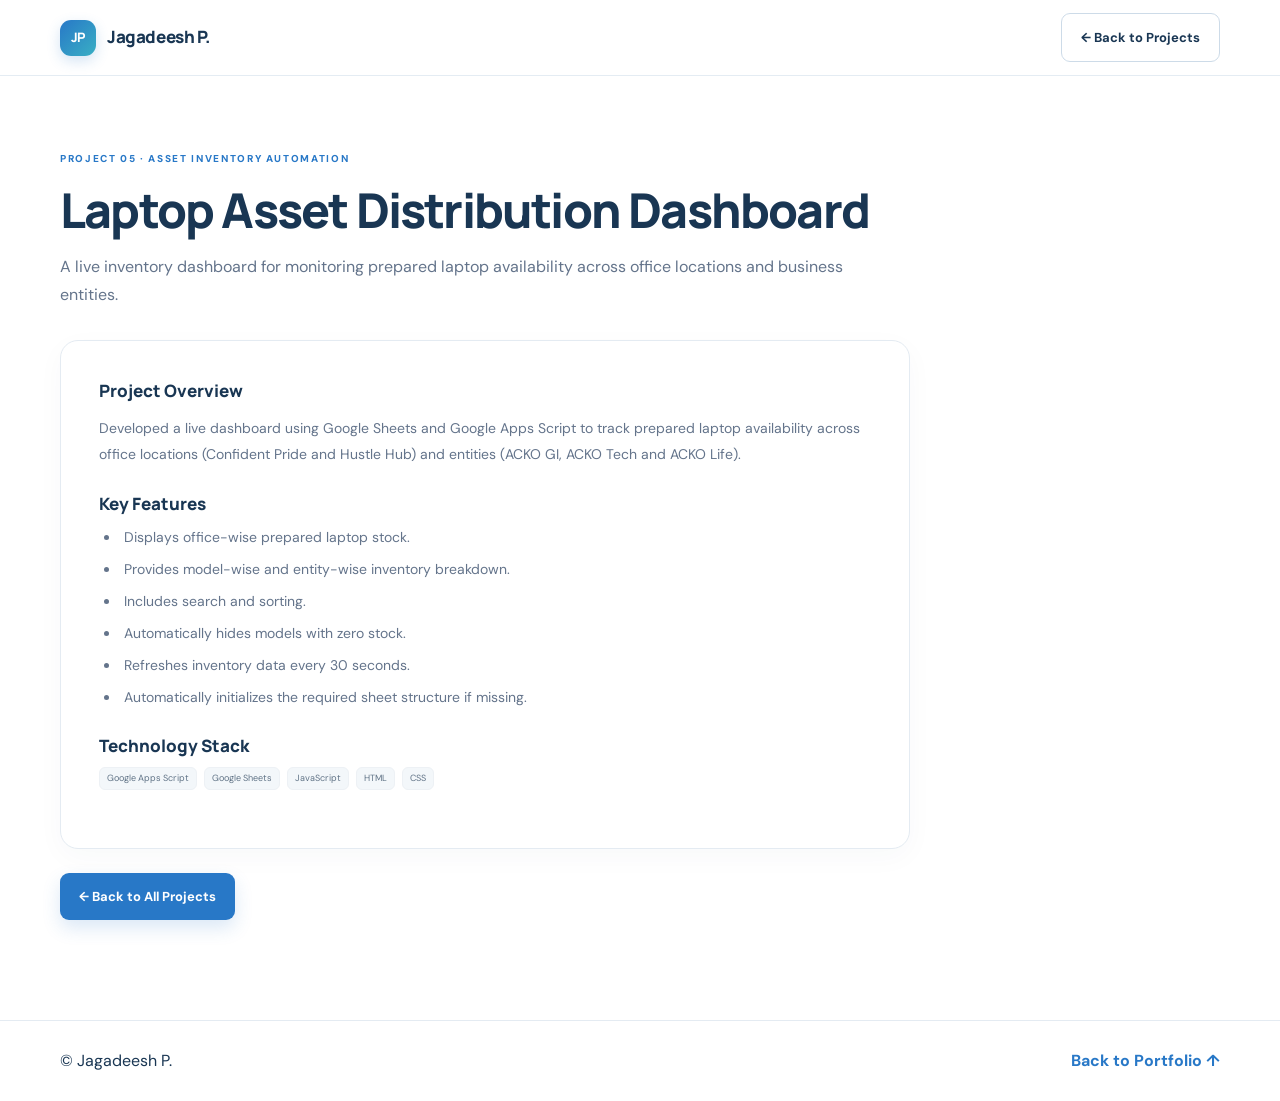
<file: project-05.html>
<!doctype html>
<html lang="en"><head><meta charset="utf-8"><meta name="viewport" content="width=device-width, initial-scale=1"><meta name="description" content="Live dashboard for prepared laptop stock by office location, entity and model."><title>Laptop Asset Distribution Dashboard | Jagadeesh P.</title><link rel="icon" type="image/svg+xml" href="assets/favicon.svg"><link rel="preconnect" href="https://fonts.googleapis.com"><link rel="preconnect" href="https://fonts.gstatic.com" crossorigin><link href="https://fonts.googleapis.com/css2?family=DM+Sans:wght@400;500;600;700&family=Manrope:wght@400;500;600;700;800&display=swap" rel="stylesheet"><link rel="stylesheet" href="styles.css"></head>
<body><header class="site-header"><nav class="nav container" aria-label="Main navigation"><a class="brand" href="index.html#home"><span class="monogram">JP</span><span>Jagadeesh P.</span></a><a class="btn btn-secondary" href="index.html#projects">← Back to Projects</a></nav></header>
<main id="main"><section class="section project-detail-page"><div class="container"><p class="eyebrow">PROJECT 05 · ASSET INVENTORY AUTOMATION</p><h1>Laptop Asset Distribution Dashboard</h1><p class="project-detail-lead">A live inventory dashboard for monitoring prepared laptop availability across office locations and business entities.</p><div class="project-detail-panel"><h2>Project Overview</h2><p>Developed a live dashboard using Google Sheets and Google Apps Script to track prepared laptop availability across office locations (Confident Pride and Hustle Hub) and entities (ACKO GI, ACKO Tech and ACKO Life).</p><h2>Key Features</h2><ul><li>Displays office-wise prepared laptop stock.</li><li>Provides model-wise and entity-wise inventory breakdown.</li><li>Includes search and sorting.</li><li>Automatically hides models with zero stock.</li><li>Refreshes inventory data every 30 seconds.</li><li>Automatically initializes the required sheet structure if missing.</li></ul><h2>Technology Stack</h2><div class="project-tags"><span>Google Apps Script</span><span>Google Sheets</span><span>JavaScript</span><span>HTML</span><span>CSS</span></div></div><a class="btn btn-primary project-back-link" href="index.html#projects">← Back to All Projects</a></div></section></main><footer class="site-footer"><div class="container footer-inner"><span>© Jagadeesh P.</span><a href="index.html#home">Back to Portfolio ↑</a></div></footer></body></html>
</file>
<file: styles.css>
@import url('https://fonts.googleapis.com/css2?family=DM+Sans:wght@400;500;600;700&family=Manrope:wght@400;500;600;700;800&display=swap');
:root{--navy:#193653;--blue:#2878c7;--cyan:#39afc4;--slate:#64748b;--muted:#8190a2;--line:#e4ebf2;--pale:#f3f8fc;--white:#fff;--shadow:0 12px 35px rgba(33,75,112,.08);--radius:18px}
*{box-sizing:border-box}html{scroll-behavior:smooth;scroll-padding-top:88px}body{margin:0;background:#fff;color:var(--navy);font-family:"DM Sans",sans-serif;line-height:1.65;-webkit-font-smoothing:antialiased}a{color:inherit;text-decoration:none}button{font:inherit}.container{width:min(1160px,calc(100% - 48px));margin-inline:auto}.section{padding:100px 0}.section-soft{background:var(--pale)}.site-header{height:76px;position:sticky;top:0;z-index:50;background:rgba(255,255,255,.94);backdrop-filter:blur(16px);border-bottom:1px solid rgba(224,233,241,.85)}.nav{height:100%;display:flex;align-items:center;justify-content:space-between}.brand{display:flex;align-items:center;gap:11px;font-family:Manrope,sans-serif;font-size:17px;font-weight:800;letter-spacing:-.4px}.monogram{width:36px;height:36px;display:grid;place-items:center;border-radius:11px;color:#fff;font-size:13px;font-weight:800;background:linear-gradient(135deg,#2878c7,#39afc4);box-shadow:0 5px 14px #2878c733}.nav-links{display:flex;align-items:center;gap:27px}.nav-links a{font-size:13px;font-weight:600;color:#63758a;transition:.2s}.nav-links a:hover,.nav-links a.active{color:var(--blue)}.menu-toggle{display:none;background:none;border:0;padding:8px}.menu-toggle span{display:block;width:23px;height:2px;background:var(--navy);margin:5px}
.hero{padding:82px 0 25px;overflow:hidden;background:radial-gradient(ellipse at 78% 42%,#e9f6fc 0,rgba(243,248,252,.4) 31%,transparent 61%),#fff}.hero-grid{display:grid;grid-template-columns:1.08fr .92fr;gap:50px;align-items:center;min-height:525px}.eyebrow{font-size:10px;font-weight:800;letter-spacing:1.65px;color:var(--blue);margin:0 0 14px}.eyebrow-dot,.status-dot{display:inline-block;width:7px;height:7px;border-radius:50%;background:var(--cyan);margin-right:8px}.hello{font-size:16px;color:var(--slate);margin:0 0 2px}.hero h1{font:800 clamp(48px,6vw,72px)/1.08 Manrope,sans-serif;letter-spacing:-3.8px;margin:0 0 12px;color:var(--navy)}.hero h2{font:700 clamp(21px,2.6vw,29px)/1.3 Manrope,sans-serif;letter-spacing:-.8px;margin:0 0 23px}.hero h2 span{color:var(--blue)}.hero-lead{font-size:16px;line-height:1.8;color:#4e6379;max-width:610px;margin:0 0 12px}.hero-sub{font-size:14px;line-height:1.8;color:var(--slate);max-width:600px;margin:0}.hero-actions{display:flex;gap:12px;margin-top:30px}.btn{padding:13px 19px;border-radius:9px;font-size:13px;font-weight:700;display:inline-flex;align-items:center;gap:12px;transition:transform .2s,box-shadow .2s}.btn:hover{transform:translateY(-2px)}.btn-primary{background:var(--blue);color:white;box-shadow:0 8px 18px #2878c72b}.btn-secondary{border:1px solid #cddbe8;color:var(--navy);background:#fff}.resume-quick-tab{display:inline-flex;align-items:center;gap:6px;align-self:center;padding:8px 11px;border:1px solid #d5e2ee;border-radius:7px;background:#f7fbff;color:#276fb8;font-size:11px;font-weight:800;text-decoration:none;white-space:nowrap;transition:background .2s,border-color .2s,transform .2s}.resume-quick-tab:hover{background:#eaf4ff;border-color:#a9c9e8;transform:translateY(-1px)}.resume-quick-tab span{font-size:14px}.hero-meta{display:flex;gap:25px;margin-top:27px;font-size:11px;color:#8391a0;font-weight:600}.status-dot{width:6px;height:6px}.hero-art{height:450px;position:relative;display:grid;place-items:center;isolation:isolate}.art-glow{position:absolute;width:350px;height:350px;border-radius:50%;background:radial-gradient(circle,#d9f0f7 0,#eaf5fc 48%,transparent 72%);z-index:-2}.orbit{position:absolute;border:1px solid #c8e1ee;border-radius:50%;transform:rotate(-22deg)}.orbit-one{width:420px;height:220px}.orbit-two{width:310px;height:390px;transform:rotate(48deg);border-style:dashed;opacity:.8}.node{position:absolute;background:#fff;border:1px solid #dce9f1;box-shadow:0 15px 35px #31698c16;border-radius:15px;display:flex;align-items:center;justify-content:center;flex-direction:column;z-index:2}.node-main{width:190px;height:150px;gap:5px}.node-icon{width:55px;height:55px;border-radius:16px;background:#eaf5fc;color:var(--blue);display:grid;place-items:center;font-size:30px;margin-bottom:5px}.node b{font:800 10px Manrope;letter-spacing:.7px}.node small{font-size:10px;color:#8b9bab}.node-a,.node-b,.node-c{width:100px;height:86px;gap:5px}.node-a span,.node-b span,.node-c span{font-size:24px;color:var(--blue)}.node-a small,.node-b small,.node-c small{font-size:9px;font-weight:800;letter-spacing:.8px;color:#8293a5}.node-a{top:55px;left:24px}.node-b{right:12px;top:170px}.node-c{bottom:42px;left:65px}.network-lines{position:absolute;width:320px;height:260px}.network-lines i{position:absolute;height:1px;background:#8fc9dc;transform-origin:left}.network-lines i:nth-child(1){width:145px;left:75px;top:90px;transform:rotate(26deg)}.network-lines i:nth-child(2){width:130px;left:200px;top:125px;transform:rotate(20deg)}.network-lines i:nth-child(3){width:140px;left:100px;top:190px;transform:rotate(-35deg)}.network-lines i:nth-child(4){width:125px;left:190px;top:180px;transform:rotate(135deg)}.network-lines i:nth-child(5){width:100px;left:65px;top:110px;transform:rotate(105deg)}.art-label{position:absolute;font:800 9px Manrope;letter-spacing:1.4px;color:#8ba4b7}.art-label b{color:var(--blue);margin-left:7px}.label-top{top:9px;right:35px}.label-bottom{bottom:3px;right:0}.floating-chip{position:absolute;background:#fff;border:1px solid #e2edf3;border-radius:8px;padding:7px 11px;font-size:9px;font-weight:800;letter-spacing:.7px;box-shadow:0 8px 20px #31698c12}.floating-chip span{color:var(--cyan);font-size:8px;margin-left:5px}.chip-one{right:2px;top:65px}.chip-two{bottom:90px;right:15px}.hero-bottom{display:flex;justify-content:space-between;padding-top:25px;border-top:1px solid #e9eff4;color:#9aabba;font-size:9px;font-weight:800;letter-spacing:1.4px}
.section-heading{max-width:700px;margin:0 auto 46px;text-align:center}.section-heading h2{font:800 clamp(30px,4vw,39px)/1.2 Manrope,sans-serif;letter-spacing:-1.4px;margin:0 0 13px}.section-heading>p:last-child{color:var(--slate);font-size:14px;margin:0}.about-grid{display:grid;grid-template-columns:1.15fr .85fr;gap:75px;align-items:start}.about-copy p{color:#5c6f82;font-size:14px;line-height:1.9;margin:0 0 17px}.about-aside{display:grid;gap:11px}.info-tile{display:flex;align-items:center;gap:15px;background:#fff;border:1px solid var(--line);padding:15px;border-radius:13px}.tile-icon{width:42px;height:42px;flex:0 0 42px;border-radius:12px;display:grid;place-items:center;background:#edf6fc;color:var(--blue);font-size:21px}.info-tile b,.info-tile small{display:block}.info-tile b{font-size:13px}.info-tile small{font-size:11px;color:var(--slate);margin-top:2px}.about-note{padding:17px 19px;background:#eaf5fb;border-radius:13px;margin-top:5px}.about-note span{display:block;color:var(--blue);font-size:9px;font-weight:800;letter-spacing:1.3px}.about-note strong{display:block;font:700 15px Manrope;margin-top:5px}.about-note strong span{display:inline;color:var(--cyan);font-size:16px}
.experience-card{border:1px solid var(--line);border-radius:20px;padding:34px;background:#fff;box-shadow:var(--shadow)}.experience-top{display:flex;justify-content:space-between;align-items:flex-start;padding-bottom:26px;border-bottom:1px solid var(--line)}.experience-top .eyebrow{margin-bottom:8px}.experience-top h3{font:800 23px Manrope;margin:0 0 5px;letter-spacing:-.5px}.company{font-weight:700;color:var(--blue);margin:0;font-size:15px}.client{color:var(--slate);margin:2px 0 0;font-size:13px}.experience-mark{width:56px;height:56px;border-radius:15px;display:grid;place-items:center;background:#eaf5fb;color:var(--blue);font:800 16px Manrope}.responsibility-heading{display:flex;align-items:center;justify-content:space-between;margin:25px 0 17px}.responsibility-heading h4{font:700 15px Manrope;margin:0}.responsibility-heading span{font-size:9px;letter-spacing:1px;color:#9aa8b6;font-weight:800}.responsibility-grid{display:grid;grid-template-columns:1fr 1fr;gap:0 25px}.responsibility{display:flex;gap:13px;padding:12px 0;border-bottom:1px solid #eef2f5;font-size:12px;color:#5c6f82;line-height:1.6}.responsibility b{font:800 10px Manrope;color:#6ca6ce;padding-top:2px}
.skills-grid{display:grid;grid-template-columns:repeat(3,1fr);gap:17px}.skill-card{background:#fff;border:1px solid var(--line);border-radius:16px;padding:22px;box-shadow:0 6px 22px #254b6a08;transition:.25s}.skill-card:hover,.project-card:hover{transform:translateY(-4px);box-shadow:0 16px 35px #254b6a12;border-color:#c9dfef}.skill-head{display:flex;align-items:center;gap:13px;margin-bottom:19px}.skill-head h3{font:800 15px Manrope;margin:0}.skill-head small{font-size:10px;color:var(--slate)}.logo-mark{width:45px;height:45px;border-radius:13px;display:grid;place-items:center;font-size:25px;font-weight:700}.logo-network{background:#eaf5fc;color:#2878c7}.logo-linux{background:#fff0e8;color:#d34a30}.logo-automation{background:#fff1ee;color:#e34b37}.logo-endpoint{background:#e9f6f4;color:#299d91}.logo-additional{background:#eef1fb;color:#697bc2}.windows-logo{display:grid;grid-template-columns:1fr 1fr;gap:3px;width:39px;height:39px;transform:perspective(80px) rotateY(-8deg)}.windows-logo i:nth-child(1){background:#f25022}.windows-logo i:nth-child(2){background:#7fba00}.windows-logo i:nth-child(3){background:#00a4ef}.windows-logo i:nth-child(4){background:#ffb900}.windows-logo.large{width:76px;height:76px;gap:5px}.skill-tags,.project-tags{display:flex;flex-wrap:wrap;gap:7px}.skill-tags span,.project-tags span{background:#f3f7fa;border:1px solid #edf1f5;color:#607386;border-radius:6px;padding:5px 8px;font-size:10px;line-height:1.35}.skills-footnote{text-align:center;color:#91a0ad;font-size:11px;margin:22px 0 0}
.projects-grid{display:grid;grid-template-columns:repeat(3,1fr);gap:19px}.project-card{border:1px solid var(--line);border-radius:16px;overflow:hidden;background:#fff;transition:.25s;box-shadow:0 5px 20px #254b6a08}.project-visual{height:158px;position:relative;display:flex;align-items:center;justify-content:center;overflow:hidden}.visual-caption{position:absolute;bottom:13px;left:16px;font:800 8px Manrope;letter-spacing:1.4px;color:#7390a7}.visual-network{background:linear-gradient(135deg,#e9f5fb,#f5fafc)}.visual-symbol{font-size:47px;color:#2878c7;z-index:2}.p-node{position:absolute;width:17px;height:17px;border:3px solid #fff;border-radius:50%;background:#39afc4;box-shadow:0 0 0 1px #8ec8d8}.p1{left:20%;top:35%}.p2{right:20%;top:27%}.p3{right:31%;bottom:24%}.p-line{position:absolute;height:1px;background:#8fc8d9;width:110px}.l1{transform:rotate(14deg);top:43%;left:23%}.l2{transform:rotate(130deg);top:53%;right:23%}.visual-windows{background:linear-gradient(135deg,#eef6fc,#f7fafc)}.visual-windows .large{z-index:2}.visual-linux{background:#f3f6f9}.terminal-window{font:11px/1.8 monospace;background:#fff;border:1px solid #dce6ee;border-radius:9px;padding:13px 18px;color:#526c83;box-shadow:0 10px 22px #345b7712}.terminal-window b{color:#2878c7}.terminal-window em{font-style:normal;color:#299d78}.visual-ansible{background:linear-gradient(135deg,#fff1ed,#fff8f5)}.code-bracket{font:800 62px Manrope;color:#df5944}.code-lines{position:absolute;display:grid;gap:7px;left:62%;top:40%}.code-lines i{height:5px;width:52px;border-radius:5px;background:#f1b3a8}.code-lines i:nth-child(2){width:37px}.code-lines i:nth-child(3){width:45px}.visual-endpoint{background:linear-gradient(135deg,#e9f7f5,#f5fbfa)}.device-frame{width:83px;height:76px;border:2px solid #55a99f;border-radius:10px;display:grid;place-content:center;text-align:center;color:#299d91;font-size:24px;background:#fff}.device-frame small{font-size:8px;font-weight:800;line-height:1.4;letter-spacing:.7px}.visual-itsm{background:linear-gradient(135deg,#eef1fb,#f8f9fd)}.ticket-stack{display:grid;gap:4px;width:110px}.ticket-stack b{font:800 22px Manrope;color:#697bc2}.ticket-stack i{font-style:normal;font-size:9px;padding:4px 9px;background:#fff;border:1px solid #e3e7f4;border-radius:4px;color:#7280b0}.visual-script{background:linear-gradient(135deg,#eef8f1,#f8fcf9)}.script-symbol{font:800 43px Manrope;color:#2e9c68}.script-symbol span{color:#8abf3f}.sheet-grid{position:absolute;right:15%;top:25%;width:80px;height:65px;opacity:.5;background:linear-gradient(#9bc8a9 1px,transparent 1px),linear-gradient(90deg,#9bc8a9 1px,transparent 1px);background-size:20px 16px;border:1px solid #9bc8a9}.visual-dashboard{background:linear-gradient(135deg,#edf5fc,#f7fafd)}.mini-dashboard{width:180px;padding:12px;background:#fff;border:1px solid #dce8f1;border-radius:8px;box-shadow:0 10px 22px #345b7712}.mini-dashboard b{font:800 8px Manrope;color:#70869a}.dash-stats{display:flex;gap:6px;margin:8px 0}.dash-stats i{height:16px;flex:1;background:#e8f3fa;border-radius:3px}.dash-chart{height:38px;display:flex;align-items:end;gap:7px;border-bottom:1px solid #dce8f1}.dash-chart span{width:13px;background:#74b9d0;border-radius:3px 3px 0 0}.dash-chart span:nth-child(1){height:35%}.dash-chart span:nth-child(2){height:70%}.dash-chart span:nth-child(3){height:50%}.dash-chart span:nth-child(4){height:90%}.dash-chart span:nth-child(5){height:60%}.dash-chart span:nth-child(6){height:80%}.visual-hardware{background:linear-gradient(135deg,#f1f4fa,#fafbfe)}.laptop-illustration{width:105px;height:68px;position:relative}.laptop-illustration div{height:60px;border:3px solid #8198b3;border-radius:6px;background:linear-gradient(135deg,#e7f1f9,#fff)}.laptop-illustration span{position:absolute;bottom:0;left:-8px;width:121px;height:6px;border-radius:2px 2px 8px 8px;background:#8198b3}.project-content{padding:19px 19px 21px}.project-number{font-size:9px;font-weight:800;letter-spacing:1.3px;color:#78a8c8}.project-content h3{font:800 16px/1.4 Manrope;margin:8px 0}.project-content p{font-size:11.5px;line-height:1.75;color:var(--slate);min-height:80px;margin:0 0 15px}.project-tags span{font-size:9px;padding:4px 7px}

/* Featured automation project cards */
.visual-transit{background:linear-gradient(135deg,#edf5fc,#f7fbfe)}
.transit-visual{display:flex;align-items:center;gap:13px;padding:14px 18px;border:1px solid #dce8f1;border-radius:12px;background:#fff;box-shadow:0 10px 22px #345b7712;color:#527087;font:800 10px Manrope;letter-spacing:.5px}
.transit-visual b{font-size:25px;color:#299d91}
.project-details{margin-top:16px;padding-top:13px;border-top:1px solid #edf1f5;font-size:10.5px;line-height:1.65;color:var(--slate)}
.project-details>strong{display:block;margin:0 0 6px;color:#46647d;font-size:9px;letter-spacing:1px;text-transform:uppercase}
.project-details ul{padding-left:16px;margin:0 0 13px}
.project-details li{margin:0 0 5px}
.project-details>p{min-height:0;margin:0 0 13px;font-size:10.5px;line-height:1.65}
.project-demo-note{display:block;margin-top:10px;color:#8293a2;font-size:9px;line-height:1.5}
.cyber-layout{display:grid;grid-template-columns:1fr 1fr;gap:20px;align-items:stretch}.learning-panel,.wazuh-card{border:1px solid var(--line);border-radius:18px;background:#fff;padding:28px;box-shadow:0 7px 24px #254b6a08}.panel-title{display:flex;align-items:center;gap:13px;margin-bottom:22px}.shield-icon{width:44px;height:44px;border-radius:13px;background:#eaf5fc;color:var(--blue);display:grid;place-items:center;font-size:28px}.panel-title h3,.wazuh-card h3{font:800 18px Manrope;margin:0}.panel-title small{font-size:11px;color:var(--slate)}.learning-list{display:grid;grid-template-columns:1fr 1fr;gap:10px}.learning-list span{font-size:11px;color:#586d81;padding-left:16px;position:relative}.learning-list span:before{content:"";position:absolute;width:6px;height:6px;border-radius:50%;background:#39afc4;left:0;top:8px}.wazuh-card{background:linear-gradient(145deg,#fff,#f7fbfe);position:relative;overflow:hidden}.wazuh-top{display:flex;justify-content:space-between;align-items:center;margin-bottom:25px}.wazuh-mark{width:43px;height:43px;border-radius:13px;background:#e8f3fb;color:#2878c7;display:grid;place-items:center;font:800 22px Manrope}.learning-badge{font-size:8px;letter-spacing:1px;font-weight:800;color:#299d91;background:#eaf7f4;padding:7px 9px;border-radius:5px}.wazuh-card .eyebrow{margin-bottom:8px}.wazuh-card h3{font-size:22px;margin-bottom:12px}.wazuh-card>p:not(.eyebrow){font-size:13px;color:var(--slate);line-height:1.8;margin:0 0 17px}.wazuh-flow{display:flex;align-items:center;gap:12px;margin-top:23px;padding:13px;background:#f0f7fb;border-radius:9px;color:#6b8ca5;font:800 9px Manrope;letter-spacing:1px}.wazuh-flow i{font-style:normal;color:#39afc4;font-size:15px}.learning-disclaimer{text-align:center;color:#91a0ad;font-size:11px;margin:18px 0 0}
.objective-section{padding:75px 0}.objective-card{display:grid;grid-template-columns:58px 1fr;gap:23px;align-items:start;padding:37px 42px;border:1px solid #dceaf3;border-radius:18px;background:linear-gradient(105deg,#f1f8fc,#fff);box-shadow:0 10px 30px #254b6a08}.objective-icon{width:54px;height:54px;display:grid;place-items:center;background:#e2f1f9;color:var(--blue);font-size:26px;border-radius:15px}.objective-card .eyebrow{margin:0 0 5px}.objective-card h2{font:800 25px Manrope;margin:0 0 12px}.objective-card blockquote{font-size:15px;line-height:1.9;color:#536a80;margin:0;max-width:950px}
.contact-section{padding-bottom:90px}.contact-grid{display:grid;grid-template-columns:repeat(3,1fr);gap:15px}.contact-card{min-width:0;display:flex;align-items:center;gap:13px;padding:19px;background:#fff;border:1px solid var(--line);border-radius:14px;transition:.2s}.contact-card[href]:hover{border-color:#a9cce2;transform:translateY(-3px);box-shadow:var(--shadow)}.contact-icon{width:43px;height:43px;flex:0 0 43px;display:grid;place-items:center;border-radius:12px;background:#edf6fc;color:var(--blue);font-size:21px}.contact-card small,.contact-card b{display:block}.contact-card small{font-size:9px;letter-spacing:1px;color:#8b9aaa;font-weight:800}.contact-card b{font-size:12px;overflow-wrap:anywhere}.contact-arrow{margin-left:auto;color:var(--blue)}.site-footer{background:#fff;border-top:1px solid var(--line);padding:27px 0}.footer-inner{display:flex;align-items:center;justify-content:space-between;gap:20px}.footer-brand{display:flex;align-items:center;gap:11px}.footer-brand b,.footer-brand span:not(.monogram){display:block}.footer-brand b{font:800 13px Manrope}.footer-brand div span{font-size:10px;color:var(--slate)}.footer-inner>p{font-size:11px;color:var(--slate);margin:0}.footer-inner .copyright{font-size:10px;color:#8998a7}
.skip-link{position:absolute;left:-999px;top:8px;background:#fff;padding:10px;z-index:100}.skip-link:focus{left:8px}
@media(max-width:980px){.nav-links{gap:16px}.nav-links a{font-size:12px}.hero-grid{gap:15px}.hero-art{transform:scale(.9)}.skills-grid{grid-template-columns:repeat(2,1fr)}.projects-grid{grid-template-columns:repeat(2,1fr)}.about-grid{gap:35px}}
@media(max-width:720px){.container{width:min(100% - 36px,560px)}.section{padding:72px 0}.site-header{height:68px}.menu-toggle{display:block}.nav-links{display:none;position:absolute;left:0;right:0;top:67px;padding:14px 22px 20px;background:#fff;border-bottom:1px solid var(--line);box-shadow:0 12px 18px #1c3e5a10;flex-direction:column;align-items:stretch;gap:0}.nav-links.open{display:flex}.nav-links a{padding:11px 4px;font-size:14px}.hero{padding-top:50px}.hero-grid{grid-template-columns:1fr;gap:15px}.hero h1{font-size:54px;letter-spacing:-2.8px}.hero-art{height:350px;transform:scale(.84);margin:-5px 0 -25px}.hero-bottom{font-size:8px}.about-grid,.cyber-layout{grid-template-columns:1fr;gap:28px}.about-aside{grid-template-columns:1fr 1fr}.about-note{grid-column:1/-1}.responsibility-grid{grid-template-columns:1fr}.experience-card{padding:23px}.skills-grid{grid-template-columns:1fr 1fr;gap:12px}.skill-card{padding:17px}.skill-head{align-items:flex-start}.skill-head h3{font-size:13px}.projects-grid{grid-template-columns:1fr 1fr;gap:13px}.project-content{padding:15px}.project-content h3{font-size:14px}.project-content p{min-height:115px}.contact-grid{grid-template-columns:1fr}.objective-card{padding:25px;grid-template-columns:1fr;gap:14px}.footer-inner{flex-wrap:wrap}.footer-inner .copyright{width:100%;border-top:1px solid var(--line);padding-top:13px}.section-heading{margin-bottom:34px}}
@media(max-width:460px){.hero h1{font-size:47px}.hero h2{font-size:21px}.hero-actions{flex-wrap:wrap}.hero-meta{gap:13px;flex-wrap:wrap}.hero-art{margin-left:-28px;margin-right:-28px;transform:scale(.76)}.about-aside{grid-template-columns:1fr}.about-note{grid-column:auto}.skills-grid,.projects-grid{grid-template-columns:1fr}.project-content p{min-height:0}.responsibility-heading{align-items:flex-start;gap:10px;flex-direction:column}.experience-top h3{font-size:19px}.experience-mark{width:45px;height:45px}.learning-list{grid-template-columns:1fr}.objective-card blockquote{font-size:13px}.footer-inner{align-items:flex-start;flex-direction:column;gap:12px}}
@media(prefers-reduced-motion:reduce){*,*::before,*::after{scroll-behavior:auto!important;transition:none!important;animation:none!important}}

/* Technical resources and downloadable documents */
.resource-grid{display:grid;grid-template-columns:repeat(2,minmax(0,1fr));gap:22px}
.resource-card{display:flex;gap:20px;padding:26px;background:#fff;border:1px solid #e5ebf3;border-radius:18px;box-shadow:0 10px 30px rgba(22,48,80,.05)}
.resource-icon{width:64px;height:64px;flex:0 0 64px;display:grid;place-items:center;border-radius:16px;background:#eaf3ff;color:#175da8;font-weight:800;letter-spacing:.06em}
.resource-body{min-width:0}.resource-body h3{margin:7px 0 9px}.resource-body p{color:#5b6b7e;line-height:1.65}
.resource-link{display:inline-flex;margin-top:14px}.resource-download{display:inline-block;margin:14px 0 0 14px;color:#175da8;font-weight:700;text-decoration:none}
.resource-download:hover{text-decoration:underline}
@media(max-width:760px){.resource-grid{grid-template-columns:1fr}.resource-card{padding:20px;gap:14px}.resource-icon{width:52px;height:52px;flex-basis:52px}}

/* Portfolio update: current learning technologies and LinkedIn contact */
.learning-layout{grid-template-columns:1fr}.learning-layout .learning-panel{width:100%}.learning-layout .learning-list{grid-template-columns:repeat(2,minmax(0,1fr));gap:13px}.linkedin-icon{font-family:Arial,sans-serif;font-weight:800;font-size:19px;background:#e8f2fb;color:#0a66c2}.contact-grid{grid-template-columns:repeat(4,minmax(0,1fr))}.footer-inner a{color:var(--blue);font-weight:700}
@media(max-width:980px){.contact-grid{grid-template-columns:repeat(2,minmax(0,1fr))}}
@media(max-width:460px){.learning-layout .learning-list{grid-template-columns:1fr}.contact-grid{grid-template-columns:1fr}}

/* Quick navigation links displayed with the resume resource */
.resume-quick-links{display:flex;flex-wrap:wrap;gap:10px;margin-top:14px}.resume-quick-links .btn{font-size:12px;padding:10px 13px}


/* Currently Learning: visual feature roadmap */
.roadmap-intro{max-width:760px;margin:-10px auto 30px;text-align:center}.roadmap-kicker{font-size:10px;letter-spacing:1.8px;font-weight:800;color:var(--blue)}.roadmap-intro p{font-size:13px;line-height:1.75;color:var(--slate);margin:8px 0 0}
.learning-roadmap{display:grid;grid-template-columns:repeat(5,minmax(0,1fr));gap:14px;align-items:stretch}
.roadmap-card{position:relative;min-width:0;display:flex;flex-direction:column;gap:18px;padding:19px 17px 20px;border:1px solid var(--line);border-radius:17px;background:#fff;box-shadow:0 8px 25px rgba(33,75,112,.055);transition:transform .2s ease,box-shadow .2s ease,border-color .2s ease}
.roadmap-card:hover{transform:translateY(-4px);box-shadow:0 14px 30px rgba(33,75,112,.1);border-color:#c8ddeb}
.roadmap-step{display:flex;align-items:center;gap:10px;color:#8aa0b3;font:800 10px Manrope;letter-spacing:1px}.roadmap-step span{width:29px;height:29px;display:grid;place-items:center;border-radius:9px;background:#eef5fa;color:#416d8e}.roadmap-step i{height:1px;flex:1;background:#e6edf3}
.roadmap-logo{height:57px;display:flex;align-items:center;gap:9px;padding:10px 12px;border-radius:12px;background:#f6f9fc;color:#334e68;font:800 16px Manrope;letter-spacing:-.5px;white-space:nowrap}.microsoft-logo{display:grid;grid-template-columns:13px 13px;grid-template-rows:13px 13px;gap:3px;align-content:center;justify-content:start;padding-left:16px}.microsoft-logo i{display:block;width:13px;height:13px;background:#f35325}.microsoft-logo i:nth-child(2){background:#81bc06}.microsoft-logo i:nth-child(3){background:#05a6f0}.microsoft-logo i:nth-child(4){background:#ffba08}
.sophos-logo{color:#151d2c;font-size:22px;letter-spacing:-1.4px}.sophos-logo span{color:#f2a900;font-size:12px;margin-left:-7px;margin-top:-12px}.google-logo{gap:10px;color:#64748b;font-size:12px;letter-spacing:0}.google-logo b{font:800 31px Arial,sans-serif;background:conic-gradient(from -45deg,#4285f4 0 25%,#34a853 25% 48%,#fbbc05 48% 72%,#ea4335 72% 88%,#4285f4 88%);color:transparent;background-clip:text}.zscaler-logo{color:#f36f21;font-size:19px;letter-spacing:-1px}.zscaler-logo b{width:30px;height:30px;display:grid;place-items:center;border-radius:8px;background:#fff0e7;color:#f36f21;font-size:19px}
.roadmap-content{display:flex;flex-direction:column;align-items:flex-start;flex:1}.roadmap-category{font-size:8px;line-height:1.5;letter-spacing:1.1px;font-weight:800;color:#7c9ab2}.roadmap-content h3{font:800 14px/1.4 Manrope;color:var(--navy);margin:7px 0 8px}.roadmap-content p{font-size:10.5px;line-height:1.7;color:var(--slate);margin:0 0 16px}.roadmap-status{display:inline-flex;align-items:center;gap:7px;margin-top:auto;padding:7px 9px;border-radius:20px;background:#eff8f5;color:#398a77;font-size:9px;font-weight:700}.roadmap-status i{width:6px;height:6px;border-radius:50%;background:#36a98b;box-shadow:0 0 0 3px #dff2eb}
.roadmap-microsoft .roadmap-logo{background:#f0f7fd}.roadmap-sophos .roadmap-logo{background:#fff9e9}.roadmap-google .roadmap-logo{background:#f5f8ff}.roadmap-zscaler .roadmap-logo{background:#fff5ef}
@media(max-width:1050px){.learning-roadmap{grid-template-columns:repeat(3,minmax(0,1fr))}}
@media(max-width:720px){.learning-roadmap{grid-template-columns:repeat(2,minmax(0,1fr));gap:12px}.roadmap-card{padding:16px 14px}.roadmap-content h3{font-size:13px}}
@media(max-width:460px){.learning-roadmap{grid-template-columns:1fr}.roadmap-card{display:grid;grid-template-columns:1fr;gap:12px}.roadmap-logo{height:50px}.roadmap-content p{margin-bottom:12px}}

@media(max-width:900px){.hero-actions{flex-wrap:wrap}.resume-quick-tab{align-self:center}}

/* Separate project detail pages and title-only project cards */
.project-link-card .project-content{min-height:104px;display:flex;flex-direction:column;align-items:flex-start;justify-content:center}
.project-link-card .project-content h3{margin:9px 0 0}
.project-link-card .project-content h3 a{color:var(--navy);text-decoration:none;transition:color .2s ease}
.project-link-card .project-content h3 a:hover{color:var(--blue)}
.project-link-card .project-content h3 a span{font-size:13px;color:var(--blue);white-space:nowrap}
.project-detail-page{padding-top:75px;min-height:calc(100vh - 150px)}
.project-detail-page h1{max-width:850px;font:800 clamp(32px,5vw,48px)/1.15 Manrope;color:var(--navy);letter-spacing:-1.8px;margin:12px 0 16px}
.project-detail-lead{max-width:790px;color:var(--slate);font-size:16px;line-height:1.8;margin:0 0 30px}
.project-detail-panel{max-width:850px;background:#fff;border:1px solid var(--line);border-radius:18px;padding:clamp(22px,4vw,38px);box-shadow:0 8px 28px #254b6a08}
.project-detail-panel h2{font:800 17px Manrope;color:var(--navy);margin:24px 0 10px}
.project-detail-panel h2:first-child{margin-top:0}
.project-detail-panel p,.project-detail-panel li{font-size:14px;line-height:1.85;color:var(--slate)}
.project-detail-panel ul{padding-left:21px;margin:8px 0 20px}.project-detail-panel li{padding-left:4px;margin-bottom:6px}
.project-detail-panel .project-tags{margin:10px 0 20px}.project-detail-panel .project-demo-note{margin-top:20px;font-size:12px}
.project-back-link{margin-top:24px}
@media(max-width:600px){.project-detail-page{padding-top:48px}.project-detail-lead{font-size:14px}.project-detail-panel p,.project-detail-panel li{font-size:13px}}

/* Certifications */
.certifications-grid{display:grid;grid-template-columns:repeat(2,minmax(0,1fr));gap:20px;max-width:850px;margin:0 auto}
.certification-card{display:flex;align-items:center;gap:18px;padding:24px;background:#fff;border:1px solid var(--line);border-radius:16px;box-shadow:0 8px 24px #254b6a08}
.certification-mark{width:52px;height:52px;flex:0 0 52px;display:grid;place-items:center;border-radius:14px;background:#edf5ff;color:#2878c7;font-size:25px;font-weight:800}
.certification-label{font-size:9px;font-weight:800;letter-spacing:1.3px;color:#78a8c8}
.certification-card h3{font:800 17px/1.4 Manrope,sans-serif;margin:5px 0 0;color:var(--ink)}
@media(max-width:600px){.certifications-grid{grid-template-columns:1fr}.certification-card{padding:20px}}


/* Clear call-to-action links for projects with separate detail pages */
.project-link-card .project-details-link{
  display:inline-flex;
  align-items:center;
  gap:7px;
  margin-top:13px;
  padding:9px 13px;
  border:1px solid #b9d5e8;
  border-radius:8px;
  background:#f0f7fc;
  color:#17618f;
  font-size:12px;
  font-weight:800;
  line-height:1.35;
  text-decoration:none;
  transition:background .2s ease,border-color .2s ease,transform .2s ease;
}
.project-link-card .project-details-link:hover{
  background:#e2f0fa;
  border-color:#78afd2;
  transform:translateY(-1px);
}
.project-link-card .project-details-link:focus-visible{
  outline:3px solid #78afd2;
  outline-offset:3px;
}
</file>
